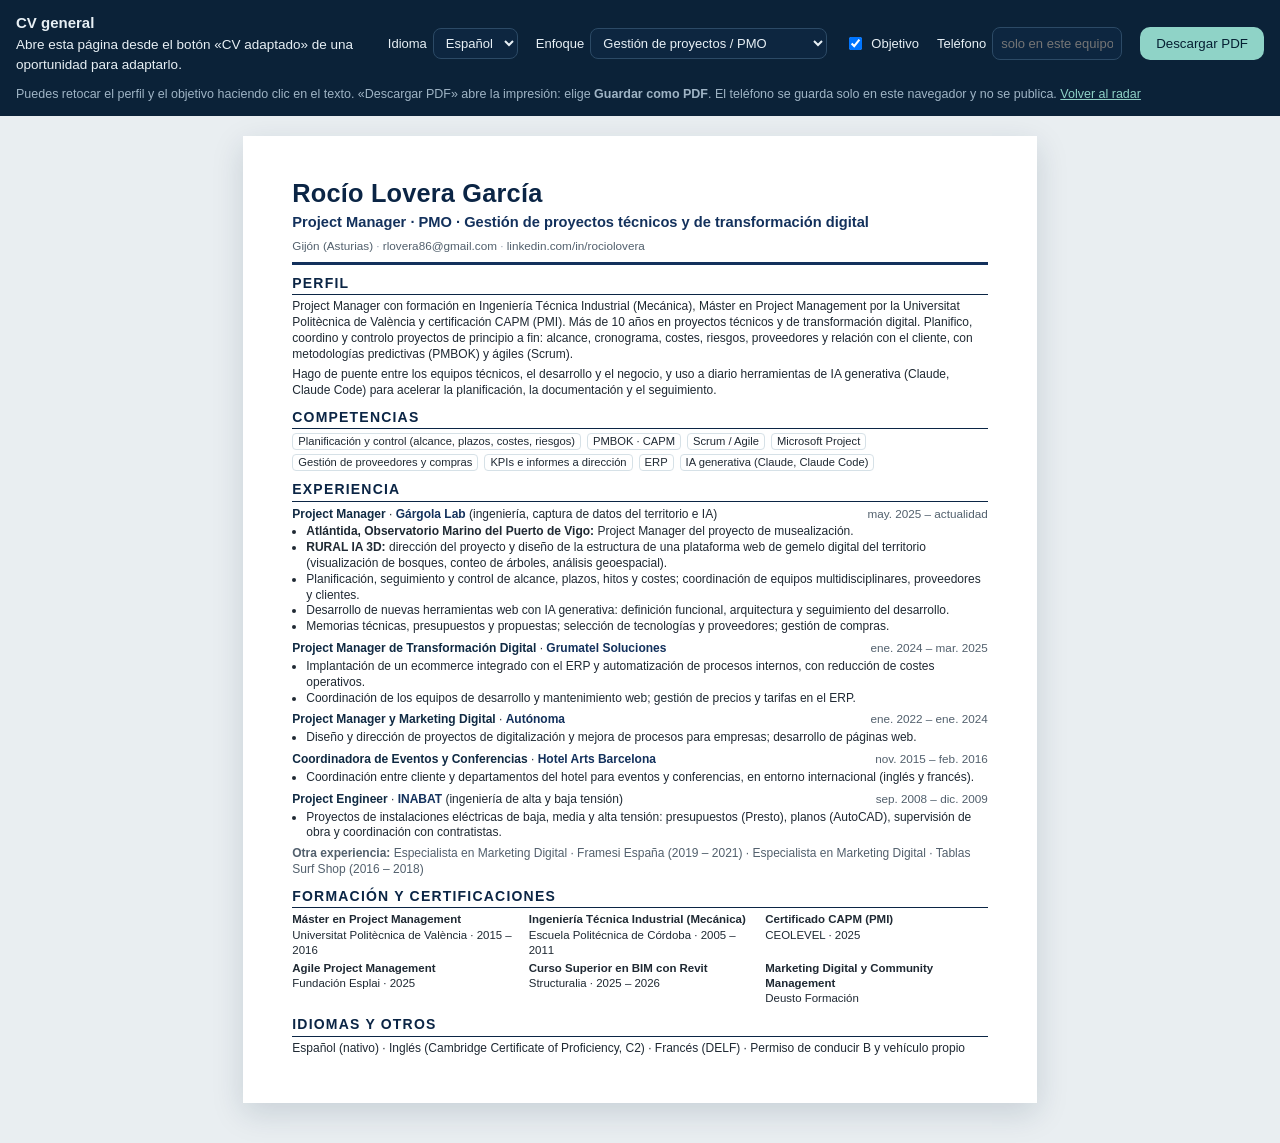
<file: docs/cv.html>
<!doctype html>
<html lang="es">
<head>
<meta charset="utf-8">
<meta name="viewport" content="width=device-width, initial-scale=1">
<title>CV adaptado · Rocío Lovera</title>
<meta name="robots" content="noindex">
<link rel="icon" type="image/png" sizes="32x32" href="iconos/favicon-32.png">
<style>
  :root { --tinta: #0b2545; --tinta2: #13315c; --texto: #1f2933; --gris: #52606d; --linea: #d6e1e7; --acento: #1d7c72; --fondo: #e9eef1; }
  * { box-sizing: border-box; }
  body { margin: 0; background: var(--fondo); color: var(--texto); font: 15px/1.5 "Segoe UI", Calibri, Arial, sans-serif; }
  .barra { position: sticky; top: 0; z-index: 2; background: #0b2238; color: #e8f0f5; padding: 12px 16px; display: flex; flex-wrap: wrap; gap: 10px 18px; align-items: center; }
  .barra a { color: #8fd3c7; }
  .barra .oferta { flex: 1 1 260px; min-width: 0; font-size: 13.5px; }
  .barra .oferta b { display: block; font-size: 15px; white-space: nowrap; overflow: hidden; text-overflow: ellipsis; }
  .barra label { font-size: 13px; display: flex; gap: 6px; align-items: center; }
  .barra select, .barra input[type=tel] { font: inherit; font-size: 13px; padding: 6px 8px; border-radius: 8px; border: 1px solid #2c4a66; background: #0d2640; color: #e8f0f5; }
  .barra input[type=tel] { width: 130px; }
  .boton { font: 600 14px inherit; font-family: inherit; background: #8fd3c7; color: #062033; border: 0; border-radius: 10px; padding: 9px 16px; cursor: pointer; }
  .ayuda { width: 100%; font-size: 12.5px; color: #9fb4c5; margin: 0; }
  .hoja { width: min(210mm, calc(100vw - 24px)); margin: 20px auto 40px; background: #fff; padding: 11mm 13mm; box-shadow: 0 10px 30px rgba(12, 39, 64, .15); font-size: 9pt; line-height: 1.32; }
  h1 { font-size: 19pt; margin: 0; letter-spacing: .2px; color: var(--tinta); }
  .titular { font-size: 11pt; color: var(--tinta2); font-weight: 600; margin: 2px 0 6px; }
  .contacto { font-size: 8.8pt; color: var(--gris); }
  .contacto span + span::before { content: " · "; color: #9aa5b1; }
  .cabecera { border-bottom: 3px solid var(--tinta2); padding-bottom: 8px; }
  h2 { font-size: 10.5pt; text-transform: uppercase; letter-spacing: 1.2px; color: var(--tinta); border-bottom: 1.5px solid var(--tinta); padding-bottom: 2px; margin: 9px 0 4px; }
  p { margin: 0 0 5px; }
  .objetivo { background: #eef6f5; border-left: 3px solid var(--acento); padding: 3px 8px; margin: 6px 0 0; }
  [contenteditable]:hover { outline: 1px dashed #9fb4c5; outline-offset: 2px; }
  .trabajo { margin-bottom: 5px; break-inside: avoid; }
  .trabajo-cab { display: flex; justify-content: space-between; align-items: baseline; gap: 10px; }
  .puesto { font-weight: 700; color: #102a43; }
  .empresa { color: var(--tinta2); font-weight: 600; }
  .fechas { color: var(--gris); font-size: 8.8pt; white-space: nowrap; }
  ul { margin: 2px 0 0; padding-left: 14px; }
  li { margin: 0; }
  .otra { color: var(--gris); }
  .rejilla { display: grid; grid-template-columns: 1fr 1fr 1fr; gap: 3px 14px; font-size: 8.6pt; }
  .edu { break-inside: avoid; }
  .chips { display: flex; flex-wrap: wrap; gap: 4px 6px; }
  .chips span { border: 1px solid var(--linea); border-radius: 4px; padding: 0 5px; font-size: 8.4pt; }
  .chips span.clave { border-color: var(--acento); color: #0f5a52; }
  @media (max-width: 640px) { .hoja { padding: 18px; font-size: 10pt; } .rejilla { grid-template-columns: 1fr; } .trabajo-cab { flex-direction: column; gap: 0; } }
  @page { size: A4; margin: 11mm 13mm; }
  @media print {
    body { background: #fff; }
    .barra { display: none; }
    .hoja { width: auto; margin: 0; padding: 0; box-shadow: none; }
    [contenteditable]:hover { outline: 0; }
    .chips span.clave { color: inherit; border-color: var(--linea); }
  }
</style>
</head>
<body>
<div class="barra">
  <div class="oferta" id="oferta"><b>CV adaptado</b><span>Cargando la oferta…</span></div>
  <label>Idioma <select id="idioma"><option value="es">Español</option><option value="en">English</option></select></label>
  <label>Enfoque <select id="tema"></select></label>
  <label><input type="checkbox" id="con-objetivo" checked> Objetivo</label>
  <label>Teléfono <input type="tel" id="telefono" placeholder="solo en este equipo" autocomplete="tel"></label>
  <button class="boton" type="button" id="pdf">Descargar PDF</button>
  <p class="ayuda">Puedes retocar el perfil y el objetivo haciendo clic en el texto. «Descargar PDF» abre la impresión: elige <b>Guardar como PDF</b>. El teléfono se guarda solo en este navegador y no se publica. <a href="./">Volver al radar</a></p>
</div>
<main class="hoja" id="hoja"></main>
<script src="cv-datos.js?v=4"></script>
<script src="cv-datos-en.js?v=1"></script>
<script src="usuario.js?v=2"></script>
<script src="cv.js?v=12"></script>
</body>
</html>
</file>
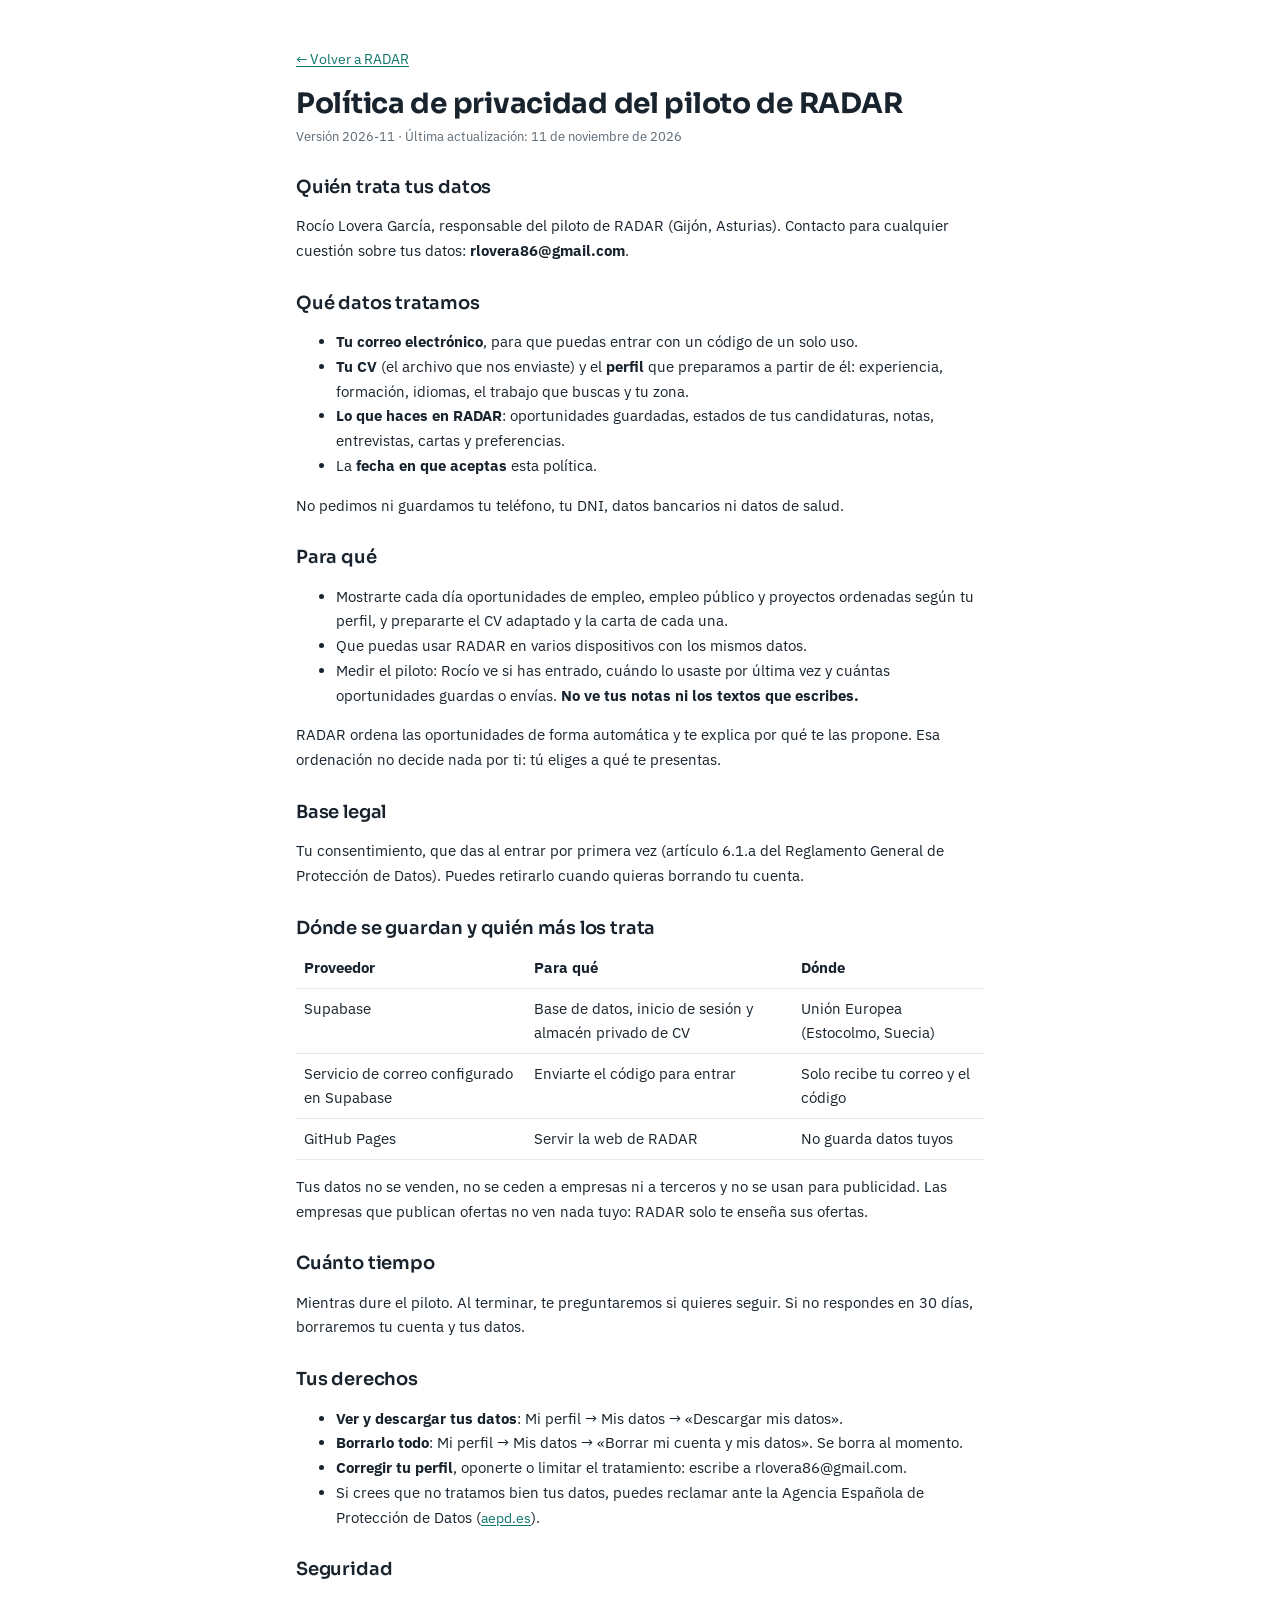
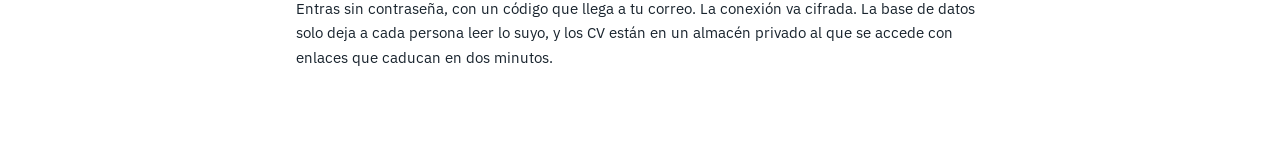
<file: docs/privacidad.html>
<!doctype html>
<html lang="es">
<head>
<meta charset="utf-8">
<meta name="viewport" content="width=device-width, initial-scale=1, viewport-fit=cover">
<title>Privacidad · RADAR</title>
<meta name="robots" content="noindex">
<link rel="icon" type="image/png" sizes="32x32" href="iconos/favicon-32.png">
<link rel="stylesheet" href="https://fonts.googleapis.com/css2?family=Sora:wght@600;700&family=IBM+Plex+Sans:wght@400;600&display=swap">
<link rel="stylesheet" href="styles.css?v=56">
<style>
  .legal { max-width: 720px; margin: 0 auto; padding: 32px max(16px, env(safe-area-inset-right, 0px)) 64px max(16px, env(safe-area-inset-left, 0px)); line-height: 1.65; }
  .legal h1 { font: 700 28px/1.2 var(--display); margin: 0 0 6px; }
  .legal h2 { font: 600 18px/1.3 var(--display); margin: 28px 0 8px; }
  .legal p, .legal li { color: var(--ink); }
  .legal .nota { color: var(--muted); }
  .legal table { border-collapse: collapse; width: 100%; font-size: 14.5px; }
  .legal th, .legal td { text-align: left; vertical-align: top; padding: 8px; border-bottom: 1px solid var(--line); }
  .legal .tabla { overflow-x: auto; }
</style>
</head>
<body>
<main class="legal">
  <p><a class="enlace" href="./">← Volver a RADAR</a></p>
  <h1>Política de privacidad del piloto de RADAR</h1>
  <p class="nota">Versión 2026-11 · Última actualización: 11 de noviembre de 2026</p>

  <h2>Quién trata tus datos</h2>
  <p>Rocío Lovera García, responsable del piloto de RADAR (Gijón, Asturias). Contacto para cualquier cuestión sobre tus datos: <b>rlovera86@gmail.com</b>.</p>

  <h2>Qué datos tratamos</h2>
  <ul>
    <li><b>Tu correo electrónico</b>, para que puedas entrar con un código de un solo uso.</li>
    <li><b>Tu CV</b> (el archivo que nos enviaste) y el <b>perfil</b> que preparamos a partir de él: experiencia, formación, idiomas, el trabajo que buscas y tu zona.</li>
    <li><b>Lo que haces en RADAR</b>: oportunidades guardadas, estados de tus candidaturas, notas, entrevistas, cartas y preferencias.</li>
    <li>La <b>fecha en que aceptas</b> esta política.</li>
  </ul>
  <p>No pedimos ni guardamos tu teléfono, tu DNI, datos bancarios ni datos de salud.</p>

  <h2>Para qué</h2>
  <ul>
    <li>Mostrarte cada día oportunidades de empleo, empleo público y proyectos ordenadas según tu perfil, y prepararte el CV adaptado y la carta de cada una.</li>
    <li>Que puedas usar RADAR en varios dispositivos con los mismos datos.</li>
    <li>Medir el piloto: Rocío ve si has entrado, cuándo lo usaste por última vez y cuántas oportunidades guardas o envías. <b>No ve tus notas ni los textos que escribes.</b></li>
  </ul>
  <p>RADAR ordena las oportunidades de forma automática y te explica por qué te las propone. Esa ordenación no decide nada por ti: tú eliges a qué te presentas.</p>

  <h2>Base legal</h2>
  <p>Tu consentimiento, que das al entrar por primera vez (artículo 6.1.a del Reglamento General de Protección de Datos). Puedes retirarlo cuando quieras borrando tu cuenta.</p>

  <h2>Dónde se guardan y quién más los trata</h2>
  <div class="tabla"><table>
    <tr><th>Proveedor</th><th>Para qué</th><th>Dónde</th></tr>
    <tr><td>Supabase</td><td>Base de datos, inicio de sesión y almacén privado de CV</td><td>Unión Europea (Estocolmo, Suecia)</td></tr>
    <tr><td>Servicio de correo configurado en Supabase</td><td>Enviarte el código para entrar</td><td>Solo recibe tu correo y el código</td></tr>
    <tr><td>GitHub Pages</td><td>Servir la web de RADAR</td><td>No guarda datos tuyos</td></tr>
  </table></div>
  <p>Tus datos no se venden, no se ceden a empresas ni a terceros y no se usan para publicidad. Las empresas que publican ofertas no ven nada tuyo: RADAR solo te enseña sus ofertas.</p>

  <h2>Cuánto tiempo</h2>
  <p>Mientras dure el piloto. Al terminar, te preguntaremos si quieres seguir. Si no respondes en 30 días, borraremos tu cuenta y tus datos.</p>

  <h2>Tus derechos</h2>
  <ul>
    <li><b>Ver y descargar tus datos</b>: Mi perfil → Mis datos → «Descargar mis datos».</li>
    <li><b>Borrarlo todo</b>: Mi perfil → Mis datos → «Borrar mi cuenta y mis datos». Se borra al momento.</li>
    <li><b>Corregir tu perfil</b>, oponerte o limitar el tratamiento: escribe a rlovera86@gmail.com.</li>
    <li>Si crees que no tratamos bien tus datos, puedes reclamar ante la Agencia Española de Protección de Datos (<a class="enlace" href="https://www.aepd.es" target="_blank" rel="noopener">aepd.es</a>).</li>
  </ul>

  <h2>Seguridad</h2>
  <p>Entras sin contraseña, con un código que llega a tu correo. La conexión va cifrada. La base de datos solo deja a cada persona leer lo suyo, y los CV están en un almacén privado al que se accede con enlaces que caducan en dos minutos.</p>
</main>
</body>
</html>
</file>
<file: docs/styles.css>
/* RADAR · exploración de oportunidades. Claro y sobrio; el verde azulado marca lo accionable. */
:root {
  --bg: #ffffff; --soft: #f5f7f8; --surface: #ffffff; --ink: #18232d; --muted: #5d6a75; --faint: #8a96a0;
  --line: #e4e8eb; --line2: #d3d9de;
  --accent: #0f766e; --accent-ink: #ffffff; --accent-soft: #e5f3f1;
  --c-oferta: #0f766e; --c-publico: #6b5bd2; --c-licitacion: #b8651a; --c-adjudicacion: #2b6cb0; --c-empresa: #9a4a8f;
  --ok: #0f766e; --warn: #a15c07; --bad: #b42318;
  --shadow: 0 1px 2px rgba(16, 24, 32, .05), 0 6px 18px rgba(16, 24, 32, .06);
  --shadow-h: 0 2px 4px rgba(16, 24, 32, .06), 0 14px 30px rgba(16, 24, 32, .10);
  --display: "Sora", "Segoe UI", system-ui, sans-serif;
  --body: "IBM Plex Sans", "Segoe UI", system-ui, sans-serif;
  --mono: "IBM Plex Mono", ui-monospace, "Cascadia Mono", monospace;
  --r: 14px;
  color-scheme: light;
}
@media (prefers-color-scheme: dark) {
  :root:not([data-theme="light"]) {
    --bg: #0f151a; --soft: #141c22; --surface: #172028; --ink: #e7edf1; --muted: #9eabb5; --faint: #7a8792;
    --line: #25313a; --line2: #2f3d47; --accent: #5cc9b8; --accent-ink: #062521; --accent-soft: #15322e;
    --c-oferta: #4fb8a8; --c-publico: #9d90ec; --c-licitacion: #e0a15b; --c-adjudicacion: #6aa6e6; --c-empresa: #d08cc4;
    --ok: #5cc9b8; --warn: #e6b35f; --bad: #f08a80;
    --shadow: 0 1px 2px rgba(0, 0, 0, .3), 0 8px 22px rgba(0, 0, 0, .25); --shadow-h: 0 2px 6px rgba(0, 0, 0, .35), 0 16px 34px rgba(0, 0, 0, .35);
    color-scheme: dark;
  }
}
:root[data-theme="dark"] {
  --bg: #0f151a; --soft: #141c22; --surface: #172028; --ink: #e7edf1; --muted: #9eabb5; --faint: #7a8792;
  --line: #25313a; --line2: #2f3d47; --accent: #5cc9b8; --accent-ink: #062521; --accent-soft: #15322e;
  --c-oferta: #4fb8a8; --c-publico: #9d90ec; --c-licitacion: #e0a15b; --c-adjudicacion: #6aa6e6; --c-empresa: #d08cc4;
  --ok: #5cc9b8; --warn: #e6b35f; --bad: #f08a80;
  --shadow: 0 1px 2px rgba(0, 0, 0, .3), 0 8px 22px rgba(0, 0, 0, .25); --shadow-h: 0 2px 6px rgba(0, 0, 0, .35), 0 16px 34px rgba(0, 0, 0, .35);
  color-scheme: dark;
}

* { box-sizing: border-box; }
[hidden] { display: none !important; }
html { -webkit-text-size-adjust: 100%; scroll-padding-top: 80px; }
body { margin: 0; background: var(--bg); color: var(--ink); font: 400 15px/1.5 var(--body); }
.wrap { max-width: 1280px; margin: 0 auto; padding-left: max(16px, env(safe-area-inset-left, 0px)); padding-right: max(16px, env(safe-area-inset-right, 0px)); }
a { color: inherit; }
button, input, select { font: inherit; color: inherit; }
:focus-visible { outline: 2px solid var(--accent); outline-offset: 2px; border-radius: 8px; }
h1, h2, h3 { font-family: var(--display); letter-spacing: -.01em; }

/* Barra superior */
.barra { position: sticky; top: 0; z-index: 20; background: color-mix(in srgb, var(--bg) 92%, transparent); backdrop-filter: blur(10px); border-bottom: 1px solid var(--line); }
.barra-in { display: flex; align-items: center; gap: 12px 28px; min-height: 64px; flex-wrap: wrap; }
.marca { display: inline-flex; align-items: center; gap: 8px; color: var(--accent); text-decoration: none; font: 700 18px var(--display); letter-spacing: .08em; }
.marca svg { width: 28px; height: 28px; }
.marca span { color: var(--ink); }
.nav { display: flex; gap: 2px; flex: 1 1 auto; overflow-x: auto; scrollbar-width: none; }
.nav::-webkit-scrollbar { display: none; }
.nav a { text-decoration: none; color: var(--muted); padding: 8px 12px; border-radius: 999px; white-space: nowrap; font-weight: 500; font-size: 14.5px; }
.nav a:hover { background: var(--soft); color: var(--ink); }
.nav a.on { color: var(--ink); background: var(--soft); box-shadow: inset 0 -2px 0 var(--accent); }
.contador { display: inline-grid; place-items: center; min-width: 18px; height: 18px; padding: 0 5px; border-radius: 9px; background: var(--accent); color: var(--accent-ink); font: 600 11px var(--mono); }
.contador:empty { display: none; }
.actualizado { margin: 0; font: 400 12.5px var(--mono); color: var(--faint); white-space: nowrap; }
@media (max-width: 820px) { .barra-in { padding-block: 8px; gap: 6px 12px; } .nav { order: 3; flex-basis: 100%; } .actualizado { margin-left: auto; } }

/* Buscador */
.buscador-zona { padding-block: 28px 8px; background: linear-gradient(180deg, var(--soft), var(--bg)); }
.lema { font-size: clamp(22px, 3.2vw, 32px); font-weight: 600; margin: 0 0 18px; text-align: center; text-wrap: balance; }
body:not([data-vista="explorar"]) .lema { display: none; }
.buscador { display: grid; grid-template-columns: minmax(0, 2fr) repeat(3, minmax(0, 1fr)) auto; align-items: stretch; max-width: 1040px; margin: 0 auto; background: var(--surface); border: 1px solid var(--line2); border-radius: 999px; box-shadow: var(--shadow); padding: 6px; }
.campo-b { display: flex; flex-direction: column; justify-content: center; padding: 6px 18px; border-radius: 999px; min-width: 0; cursor: text; position: relative; }
.campo-b + .campo-b::before { content: ""; position: absolute; left: 0; top: 22%; bottom: 22%; width: 1px; background: var(--line); }
.campo-b:hover { background: var(--soft); }
.campo-b span { font: 600 12px var(--body); color: var(--ink); }
.campo-b input, .campo-b select { border: 0; background: transparent; padding: 2px 0 0; font-size: 14px; color: var(--muted); outline: none; min-width: 0; width: 100%; text-overflow: ellipsis; }
.campo-b:focus-within { background: var(--soft); box-shadow: 0 0 0 2px var(--accent) inset; }
.buscar { display: inline-flex; align-items: center; gap: 8px; border: 0; border-radius: 999px; background: var(--accent); color: var(--accent-ink); padding: 0 20px; font-weight: 600; cursor: pointer; min-height: 48px; }
.buscar svg { width: 18px; height: 18px; }
@media (max-width: 900px) {
  .buscador { grid-template-columns: 1fr 1fr; border-radius: 22px; gap: 2px; }
  .campo-b { border-radius: 14px; padding: 8px 14px; }
  .campo-b.ancho { grid-column: 1 / -1; }
  .campo-b + .campo-b::before { display: none; }
  .buscar { grid-column: 1 / -1; justify-content: center; border-radius: 14px; }
}

.rapidos { display: flex; gap: 8px; flex-wrap: wrap; justify-content: center; margin: 18px auto 0; max-width: 1040px; }
.chip { border: 1px solid var(--line2); background: var(--surface); border-radius: 999px; padding: 7px 14px; cursor: pointer; font-size: 13.5px; display: inline-flex; align-items: center; gap: 6px; transition: border-color .15s, background .15s; }
.chip:hover { border-color: var(--ink); }
.chip.on { background: var(--ink); color: var(--bg); border-color: var(--ink); }
.chip.mas svg { width: 16px; height: 16px; }
.chip.suave { background: var(--accent-soft); border-color: transparent; }
.activos { max-width: 1040px; margin: 12px auto 0; display: grid; gap: 8px; }
.activos-fila, .busq { display: flex; flex-wrap: wrap; gap: 6px 8px; align-items: center; justify-content: center; }
.busq .etq { font: 500 11px var(--mono); text-transform: uppercase; letter-spacing: .08em; color: var(--faint); }
.busq-i { display: inline-flex; align-items: center; }
.chip-x { border: 0; background: transparent; color: var(--faint); cursor: pointer; padding: 4px; }
.tag-activo { border: 0; background: var(--accent-soft); color: var(--ink); border-radius: 999px; padding: 5px 12px; font-size: 13px; cursor: pointer; }
.tag-activo:hover { background: color-mix(in srgb, var(--accent) 22%, transparent); }
.enlace { border: 0; background: none; padding: 0; color: var(--accent); text-decoration: underline; text-underline-offset: 2px; cursor: pointer; font-size: 13.5px; }

/* Resultados */
.resultados { padding-block: 22px 40px; }
.res-cab { display: flex; flex-wrap: wrap; align-items: flex-end; justify-content: space-between; gap: 12px 20px; }
.res-cab h2 { font-size: 22px; margin: 0; }
.res-n { margin: 2px 0 0; color: var(--muted); font-size: 13.5px; }
.res-ctl { display: flex; gap: 10px; align-items: center; flex-wrap: wrap; }
.orden { font-size: 13px; color: var(--muted); display: flex; align-items: center; gap: 6px; }
.orden select { border: 1px solid var(--line2); background: var(--surface); border-radius: 10px; padding: 6px 8px; color: var(--ink); }
.vista-btns { display: inline-flex; border: 1px solid var(--line2); border-radius: 10px; overflow: hidden; }
.vista-btns button { border: 0; background: var(--surface); padding: 7px 12px; cursor: pointer; font-size: 13px; color: var(--muted); }
.vista-btns button.on { background: var(--ink); color: var(--bg); }
.intro { color: var(--muted); margin: 10px 0 16px; max-width: 80ch; font-size: 14px; }
.vacio { grid-column: 1 / -1; padding: 40px 16px; text-align: center; color: var(--muted); display: grid; gap: 12px; justify-items: center; }

.mejores { margin: 0 0 26px; }
.mejores h3 { font-size: 17px; margin: 0 0 4px; }
.mejores > p { margin: 0 0 12px; color: var(--muted); font-size: 13.5px; }

.rejilla { display: grid; grid-template-columns: repeat(auto-fill, minmax(268px, 1fr)); gap: 22px 18px; }
@media (max-width: 560px) { .rejilla { grid-template-columns: 1fr; } }

/* Tarjeta */
.tarjeta { display: flex; flex-direction: column; background: var(--surface); border-radius: var(--r); cursor: pointer; outline-offset: 4px; transition: transform .18s, box-shadow .18s; min-width: 0; }
.tarjeta:hover { transform: translateY(-2px); }
.tarjeta:hover .visual { box-shadow: var(--shadow-h); }
.tarjeta.descartada { opacity: .55; }
.visual { --c: var(--c-oferta); position: relative; aspect-ratio: 16 / 9; border-radius: var(--r); overflow: hidden; box-shadow: var(--shadow);
  background:
    repeating-radial-gradient(circle at var(--x, 70%) var(--y, 40%), transparent 0 calc(var(--r, 26px) - 1px), color-mix(in srgb, #fff 26%, transparent) calc(var(--r, 26px) - 1px) var(--r, 26px)),
    radial-gradient(circle at var(--x, 70%) var(--y, 40%), color-mix(in srgb, var(--c) 55%, #fff) 0%, var(--c) 55%, color-mix(in srgb, var(--c) 70%, #000) 100%); }
.t-oferta { --c: var(--c-oferta); } .t-publico { --c: var(--c-publico); } .t-licitacion { --c: var(--c-licitacion); } .t-adjudicacion { --c: var(--c-adjudicacion); } .t-empresa { --c: var(--c-empresa); }
.tipo-badge { position: absolute; left: 10px; top: 10px; background: rgba(255, 255, 255, .94); color: #18232d; border-radius: 999px; padding: 3px 10px; font: 600 12px var(--body); }
.ini { position: absolute; left: 14px; bottom: 10px; font: 700 34px/1 var(--display); color: rgba(255, 255, 255, .92); letter-spacing: .02em; text-shadow: 0 1px 8px rgba(0, 0, 0, .18); }
.ini.grande { font-size: 52px; }
.fav { position: absolute; right: 8px; top: 6px; width: 38px; height: 38px; border: 0; background: transparent; cursor: pointer; display: grid; place-items: center; }
.fav svg { width: 26px; height: 26px; fill: rgba(0, 0, 0, .28); stroke: #fff; stroke-width: 2; transition: transform .15s; }
.fav:hover svg { transform: scale(1.1); }
.fav.on svg { fill: #e0475b; }
.cuerpo { padding: 10px 2px 0; display: flex; flex-direction: column; gap: 3px; min-width: 0; }
.cuerpo h3 { font: 600 15.5px/1.3 var(--display); margin: 0; display: -webkit-box; -webkit-line-clamp: 2; -webkit-box-orient: vertical; overflow: hidden; }
.org { margin: 0; font-weight: 500; font-size: 14px; white-space: nowrap; overflow: hidden; text-overflow: ellipsis; }
.lugar, .extra { margin: 0; color: var(--muted); font-size: 13.5px; white-space: nowrap; overflow: hidden; text-overflow: ellipsis; }
.razones { list-style: none; margin: 4px 0 0; padding: 0; display: grid; gap: 1px; font-size: 13px; color: var(--muted); }
.razones li::before { content: "✓ "; color: var(--ok); font-weight: 600; }
.pie-t { display: flex; align-items: center; gap: 6px 10px; flex-wrap: wrap; margin-top: 6px; font-size: 12.5px; color: var(--muted); }
.nota-encaje { display: inline-flex; align-items: baseline; gap: 4px; color: var(--ink); }
.nota-encaje b { font: 600 15px var(--display); }
.nota-encaje.alta b { color: var(--ok); } .nota-encaje.media b { color: var(--warn); } .nota-encaje.baja b { color: var(--faint); }
.conf::before { content: ""; display: inline-block; width: 7px; height: 7px; border-radius: 50%; margin-right: 5px; vertical-align: 1px; background: var(--faint); }
.conf-alta::before { background: var(--ok); } .conf-media::before { background: var(--warn); } .conf-baja::before { background: var(--bad); }
.fresco.urge { color: var(--warn); font-weight: 600; }
.naturaleza { font-size: 12px; color: var(--muted); }
.naturaleza.potencial { color: var(--c-adjudicacion); }
.estado-chip { align-self: flex-start; margin-top: 6px; font: 500 12px var(--body); border-radius: 6px; padding: 2px 8px; background: var(--soft); border: 1px solid var(--line); }
.e-enviada, .e-respuesta, .e-entrevista { background: var(--accent-soft); border-color: transparent; }
.e-interes { background: color-mix(in srgb, #e0475b 12%, transparent); border-color: transparent; }
.acc-t { display: flex; gap: 6px; margin-top: 8px; }
.acc-t button { border: 1px solid var(--line2); background: var(--surface); border-radius: 999px; padding: 5px 11px; font-size: 12.5px; cursor: pointer; }
.acc-t button:hover { border-color: var(--ink); }
.acc-t button.on { background: var(--ink); color: var(--bg); border-color: var(--ink); }
.esqueleto { aspect-ratio: 16 / 13; border-radius: var(--r); background: linear-gradient(90deg, var(--soft), var(--line), var(--soft)); background-size: 200% 100%; animation: brillo 1.4s infinite; }
@keyframes brillo { to { background-position: -200% 0; } }

.senales { list-style: none; margin: 6px 0 0; padding: 0; display: grid; gap: 4px; font-size: 13px; }
.senales li { padding-left: 18px; position: relative; }
.senales li::before { position: absolute; left: 0; font-weight: 700; }
.senales .hecho::before { content: "●"; color: var(--ok); }
.senales .inferido::before { content: "◐"; color: var(--warn); }
.senales .desconocido::before { content: "○"; color: var(--faint); }
.senales.grande { font-size: 14px; gap: 6px; }
.hipotesis { margin: 8px 0 0; font-size: 12.5px; color: var(--warn); font-style: italic; }

/* Mapa */
.vista-mapa { display: grid; grid-template-columns: minmax(0, 1.6fr) minmax(280px, 1fr); gap: 18px; }
@media (max-width: 900px) { .vista-mapa { grid-template-columns: minmax(0, 1fr); } }
.mapa { height: min(72vh, 680px); min-height: 380px; border-radius: var(--r); border: 1px solid var(--line); overflow: hidden; background: var(--soft); }
.mapa-lado { display: flex; flex-direction: column; gap: 10px; min-width: 0; }
.leyenda { display: flex; flex-wrap: wrap; gap: 6px 14px; font-size: 13px; color: var(--muted); }
.ley i { display: inline-block; width: 10px; height: 10px; border-radius: 50%; margin-right: 6px; vertical-align: 0; }
.mini-lista { list-style: none; margin: 0; padding: 0; display: grid; gap: 6px; max-height: min(64vh, 620px); overflow: auto; }
.mini-lista .mini { width: 100%; text-align: left; display: grid; grid-template-columns: 34px minmax(0, 1fr); gap: 0 10px; border: 1px solid var(--line); background: var(--surface); border-radius: 12px; padding: 8px 10px; cursor: pointer; }
.mini-lista .mini:hover { border-color: var(--ink); }
.mini-lista .mini b { grid-row: span 2; font: 600 15px var(--display); color: var(--accent); align-self: center; }
.mini-t { font-weight: 500; font-size: 13.5px; white-space: nowrap; overflow: hidden; text-overflow: ellipsis; }
.mini-lista .mini small { color: var(--muted); font-size: 12px; white-space: nowrap; overflow: hidden; text-overflow: ellipsis; }
.nota { color: var(--muted); font-size: 13px; margin: 0; }
.pin span { display: grid; place-items: center; border-radius: 50%; color: #fff; font: 600 12px var(--body); border: 2px solid #fff; box-shadow: 0 2px 8px rgba(0, 0, 0, .35); }
.leaflet-popup-content { margin: 12px 14px; font: 13px/1.4 var(--body); }
.pop-lugar { font: 600 14px var(--display); margin: 0 0 8px !important; }
.pop ul { list-style: none; margin: 0; padding: 0; display: grid; gap: 6px; max-height: 260px; overflow: auto; }
.pop li { display: flex; gap: 8px; align-items: baseline; }
.pop li button { border: 0; background: none; padding: 0; text-align: left; color: #1d5f8a; text-decoration: underline; cursor: pointer; font: inherit; }
.pop-chip { flex-shrink: 0; color: #fff; border-radius: 6px; padding: 0 6px; font: 600 11px var(--mono); }

/* Diálogos */
dialog { border: 0; padding: 0; background: var(--surface); color: var(--ink); box-shadow: 0 30px 80px rgba(0, 0, 0, .35); }
dialog::backdrop { background: rgba(10, 16, 22, .5); backdrop-filter: blur(2px); }
.cerrar { position: absolute; top: 12px; right: 12px; margin: 0; z-index: 3; }
.cerrar button { width: 36px; height: 36px; border-radius: 50%; border: 1px solid var(--line2); background: var(--surface); cursor: pointer; }
.panel-dialogo { width: min(560px, calc(100vw - 24px)); max-height: calc(100vh - 32px); border-radius: 18px; padding: 24px; }
.panel-dialogo.ancho { width: min(980px, calc(100vw - 24px)); }
.panel-dialogo h2 { font-size: 20px; margin: 0 0 14px; padding-right: 44px; }
.grupo-f { border-top: 1px solid var(--line); padding-block: 14px; }
.grupo-f h3 { font-size: 14px; margin: 0 0 8px; }
.opciones { display: grid; gap: 6px; }
.op { display: flex; gap: 8px; align-items: center; font-size: 14px; cursor: pointer; }
.op input { width: 18px; height: 18px; accent-color: var(--accent); }
#f-minimo { width: 70%; accent-color: var(--accent); vertical-align: middle; }
.pie-dialogo { display: flex; justify-content: space-between; gap: 10px; border-top: 1px solid var(--line); padding-top: 14px; }
@media (max-width: 640px) {
  .panel-dialogo { width: 100vw; max-width: 100vw; max-height: 88vh; margin: auto 0 0; border-radius: 18px 18px 0 0; }
}

.ficha-dialogo { width: min(1120px, calc(100vw - 24px)); max-height: calc(100vh - 32px); border-radius: 20px; overflow: auto; }
.ficha-visual { aspect-ratio: auto; height: 170px; border-radius: 0; box-shadow: none; }
.ficha-grid { display: grid; grid-template-columns: minmax(0, 1fr) 330px; gap: 32px; padding: 24px 28px 32px; align-items: start; }
@media (max-width: 860px) {
  .ficha-dialogo { width: 100vw; max-width: 100vw; height: 100%; max-height: 100vh; border-radius: 0; }
  .ficha-grid { grid-template-columns: minmax(0, 1fr); padding: 18px 16px 28px; gap: 20px; }
  .ficha-der { order: -1; position: static !important; }
}
.eyebrow { font: 500 12px var(--mono); letter-spacing: .1em; text-transform: uppercase; color: var(--accent); margin: 0 0 6px; }
.ficha-izq h2 { font-size: clamp(20px, 2.6vw, 27px); line-height: 1.2; margin: 0; }
.ficha-sub { color: var(--muted); margin: 6px 0 0; }
.ficha-res { color: var(--faint); font-size: 13px; margin: 6px 0 0; }
.ficha-izq h3 { font-size: 16px; margin: 26px 0 10px; }
.datos { width: 100%; border-collapse: collapse; font-size: 14px; }
.datos th { text-align: left; font-weight: 500; color: var(--muted); padding: 7px 12px 7px 0; vertical-align: top; width: 38%; border-bottom: 1px solid var(--line); }
.datos td { padding: 7px 0; border-bottom: 1px solid var(--line); }
.origen { display: inline-block; font: 500 11px var(--mono); border-radius: 4px; padding: 0 5px; margin-left: 4px; vertical-align: 1px; }
.o-confirmado { background: var(--accent-soft); color: var(--ok); }
.o-inferido { background: color-mix(in srgb, var(--warn) 14%, transparent); color: var(--warn); }
.o-desconocido { background: var(--soft); color: var(--faint); border: 1px dashed var(--line2); }
.desglose { display: grid; gap: 12px; }
.crit-cab { display: flex; justify-content: space-between; gap: 10px; font-size: 14px; font-weight: 500; }
.crit-v { font: 400 12.5px var(--mono); color: var(--muted); white-space: nowrap; }
.crit .barra { height: 6px; background: var(--soft); border-radius: 3px; overflow: hidden; margin-top: 5px; border: 1px solid var(--line); }
.crit .barra i { display: block; height: 100%; background: var(--accent); border-radius: 3px; }
.crit.sin .crit-cab span:first-child { color: var(--faint); }
.crit-m { margin: 4px 0 0; color: var(--muted); font-size: 13px; }
.falta { margin: 14px 0 0; font-size: 13.5px; color: var(--warn); }
.analisis { display: grid; gap: 10px; }
.analisis div { border: 1px solid var(--line); border-radius: 12px; padding: 10px 14px; }
.analisis h4 { margin: 0 0 4px; font: 600 13.5px var(--display); }
.analisis ul { margin: 0; padding-left: 18px; font-size: 13.5px; color: var(--muted); }
.cand { display: flex; justify-content: space-between; align-items: center; gap: 12px; padding: 8px 0; border-bottom: 1px dashed var(--line); }
.cand b { display: block; font-size: 14px; } .cand small { color: var(--muted); }
.fuentes { margin: 0; padding-left: 18px; font-size: 14px; display: grid; gap: 4px; }
.fuentes small { color: var(--muted); }

.ficha-der { position: sticky; top: 16px; border: 1px solid var(--line); border-radius: 16px; padding: 20px; box-shadow: var(--shadow); display: grid; gap: 12px; background: var(--surface); }
.panel-nota { display: flex; align-items: baseline; gap: 10px; }
.panel-nota b { font: 700 40px/1 var(--display); }
.panel-nota .n-alta { color: var(--ok); } .panel-nota .n-media { color: var(--warn); } .panel-nota .n-baja { color: var(--faint); }
.panel-nota span { color: var(--muted); font-size: 13.5px; }
.ficha-der .conf { margin: -4px 0 0; font-size: 13px; color: var(--muted); }
.verif { margin: 0; font-size: 13px; border-radius: 10px; padding: 8px 10px; background: var(--soft); }
.v-vacante_confirmada { background: var(--accent-soft); }
.v-proyecto_adjudicado, .v-proyecto_en_licitacion { background: color-mix(in srgb, var(--c-adjudicacion) 12%, transparent); }
.panel-acc { display: grid; gap: 8px; }
.panel-est { border-top: 1px solid var(--line); padding-top: 12px; display: grid; gap: 8px; }
.panel-est label { display: grid; gap: 4px; font-size: 13px; color: var(--muted); }
.panel-est select { border: 1px solid var(--line2); border-radius: 10px; padding: 8px; background: var(--surface); color: var(--ink); }
.historial { list-style: none; margin: 0; padding: 0; display: grid; gap: 6px; font-size: 12.5px; color: var(--muted); max-height: 160px; overflow: auto; }
.historial b { color: var(--ink); font-weight: 500; }
.historial small { display: block; }

/* Botones */
.btn { display: inline-flex; align-items: center; justify-content: center; gap: 6px; border-radius: 10px; padding: 10px 16px; font-weight: 600; font-size: 14px; text-decoration: none; cursor: pointer; border: 1px solid var(--accent); background: var(--accent); color: var(--accent-ink); text-align: center; }
.btn:hover { filter: brightness(1.06); }
.btn.grande { padding: 13px 18px; font-size: 15px; }
.btn.sec { background: var(--surface); color: var(--ink); border-color: var(--line2); font-weight: 500; }
.btn.sec:hover { border-color: var(--ink); filter: none; }
.btn.mini { padding: 6px 12px; font-size: 13px; }
.btn:disabled { opacity: .6; cursor: default; }
.acciones { display: flex; flex-wrap: wrap; gap: 8px; align-items: center; }
.ok { color: var(--ok); font-size: 13px; }

/* Diálogo de contacto */
.ap-proyecto { color: var(--muted); margin: -6px 0 18px; }
.ap-grid { display: grid; grid-template-columns: minmax(0, 1fr) minmax(0, 1.6fr); gap: 26px; }
@media (max-width: 760px) { .ap-grid { grid-template-columns: minmax(0, 1fr); } }
.panel-dialogo h3 { font: 600 14px var(--display); margin: 16px 0 8px; }
.ap-grid section > h3:first-child { margin-top: 0; }
.campo { font: 500 11px/1 var(--mono); letter-spacing: .1em; text-transform: uppercase; color: var(--muted); margin: 12px 0 6px; }
.dato { font: 500 15px var(--mono); word-break: break-word; margin: 0; }
.aviso { color: var(--warn); font-size: 13.5px; margin: 0; }
.asunto { margin: 0; font-weight: 500; }
.panel-dialogo pre { white-space: pre-wrap; font: 400 14px/1.6 var(--body); margin: 0 0 14px; padding: 14px 16px; background: var(--soft); border: 1px solid var(--line); border-radius: 12px; max-height: 300px; overflow: auto; }
.pasos { margin: 0; padding-left: 1.2em; color: var(--muted); font-size: 13.5px; display: grid; gap: 4px; }

/* Atajos a portales */
.atajos { display: flex; flex-wrap: wrap; gap: 6px; align-items: center; margin: -4px 0 18px; }
.atajos .etq { font: 500 11px var(--mono); text-transform: uppercase; letter-spacing: .08em; color: var(--faint); margin-right: 4px; }

.pie { color: var(--muted); font-size: 13px; padding-block: 24px 40px; border-top: 1px solid var(--line); }
.pie-acc { display: flex; gap: 8px; align-items: center; }

@media (prefers-reduced-motion: reduce) { .tarjeta, .fav svg { transition: none; } .esqueleto { animation: none; } }

/* Descripción y propuesta de valor */
.descripcion { margin: 0 0 6px; font-size: 14.5px; line-height: 1.6; }
.propuesta { margin-top: 26px; border: 1px solid var(--line); border-radius: 16px; padding: 16px 18px; background: var(--soft); }
.prop-cab { display: flex; justify-content: space-between; align-items: baseline; gap: 10px; flex-wrap: wrap; }
.prop-cab h3 { margin: 0 !important; }
.prop-estado { font: 500 12px var(--mono); border-radius: 6px; padding: 2px 8px; }
.prop-estado.ok { background: var(--accent-soft); color: var(--ok); }
.prop-estado.pend { background: color-mix(in srgb, var(--warn) 14%, transparent); color: var(--warn); }
.propuesta > .nota { margin: 6px 0 12px; }
.prop-resumen { margin: 0 0 10px; font-size: 14px; }
.prop-b h4 { margin: 10px 0 4px; font: 600 13.5px var(--display); }
.prop-b ul { margin: 0; padding-left: 18px; font-size: 14px; display: grid; gap: 3px; }
.cita { display: inline-block; font: 500 11px var(--mono); color: var(--muted); background: var(--surface); border: 1px solid var(--line); border-radius: 4px; padding: 0 5px; cursor: help; }
.prop-pre { white-space: pre-wrap; font: 400 14px/1.55 var(--body); margin: 0; }
.prop-texto { width: 100%; border: 1px solid var(--line2); border-radius: 12px; padding: 12px; font: 400 14px/1.5 var(--body); background: var(--surface); color: var(--ink); resize: vertical; }
.propuesta .acciones { margin-top: 12px; }

/* Guardados, colecciones y candidaturas */
.guardados { grid-column: 1 / -1; display: grid; grid-template-columns: minmax(0, 1fr) minmax(0, 1.4fr); gap: 22px; align-items: start; }
@media (max-width: 900px) { .guardados { grid-template-columns: minmax(0, 1fr); } }
.guardados > section { border: 1px solid var(--line); border-radius: 16px; padding: 16px 18px; background: var(--surface); }
.guardados h3 { margin: 0 0 12px; font-size: 16px; }
.guardados h4 { margin: 16px 0 6px; font: 600 13.5px var(--display); }
.indicadores { grid-row: span 2; }
.embudo { list-style: none; margin: 0; padding: 0; display: grid; gap: 8px; }
.embudo li { display: grid; grid-template-columns: minmax(0, 1.2fr) minmax(0, 1fr) 36px; gap: 10px; align-items: center; font-size: 13.5px; }
.emb-b { height: 8px; background: var(--soft); border-radius: 4px; overflow: hidden; }
.emb-b i { display: block; height: 100%; background: var(--accent); border-radius: 4px; }
.embudo b { text-align: right; font: 600 14px var(--display); }
.canales { width: 100%; border-collapse: collapse; font-size: 13.5px; }
.canales th, .canales td { text-align: left; padding: 5px 6px; border-bottom: 1px solid var(--line); }
.cols-cab { display: flex; justify-content: space-between; align-items: center; gap: 10px; }
.cols-cab h3 { margin: 0 !important; }
.chips-col { display: flex; flex-wrap: wrap; gap: 6px; margin: 12px 0 8px; }
.col-gest { margin-bottom: 6px; }
.lista-g { list-style: none; margin: 0; padding: 0; display: grid; }
.fila-g { display: flex; justify-content: space-between; gap: 12px; padding: 10px 0; border-bottom: 1px solid var(--line); }
.fila-g:last-child { border-bottom: 0; }
.fila-g-t { display: grid; gap: 2px; min-width: 0; }
.titulo-g { font-weight: 500; font-size: 14px; text-align: left; text-decoration: none; color: var(--ink) !important; }
.titulo-g:hover { text-decoration: underline; }
.fila-g small { color: var(--muted); font-size: 12.5px; }
.aviso-g { color: var(--warn) !important; }
.paso-g { color: var(--ink) !important; }
.paso-g.urge { color: var(--warn) !important; font-weight: 500; }
.fila-g-c { display: flex; flex-direction: column; align-items: flex-end; gap: 4px; flex-shrink: 0; }
.fila-g-c select { border: 1px solid var(--line2); border-radius: 8px; padding: 4px 6px; background: var(--surface); color: var(--ink); font-size: 12.5px; max-width: 170px; }
.vacio-g { color: var(--muted); font-size: 13.5px; padding: 10px 0; }
.grupo-e { border-top: 1px solid var(--line); padding: 8px 0; }
.grupo-e summary { cursor: pointer; font-weight: 600; font-size: 14px; padding: 4px 0; }
.colecciones { border-top: 1px solid var(--line); padding-top: 10px; }
.colecciones summary { cursor: pointer; font-size: 13.5px; font-weight: 500; }
.col-lista { display: grid; gap: 6px; margin-top: 8px; }

/* Mi perfil */
.perfil { grid-column: 1 / -1; display: grid; grid-template-columns: repeat(2, minmax(0, 1fr)); gap: 20px; align-items: start; }
@media (max-width: 900px) { .perfil { grid-template-columns: minmax(0, 1fr); } }
.p-sec { border: 1px solid var(--line); border-radius: 16px; padding: 16px 18px; background: var(--surface); display: grid; gap: 8px; }
.p-sec h3 { margin: 0; font-size: 16px; }
.p-sec h4 { margin: 8px 0 0; font: 600 13.5px var(--display); }
.opciones.col2 { grid-template-columns: repeat(2, minmax(0, 1fr)); }
.p-campo { display: grid; gap: 4px; font-size: 13.5px; color: var(--muted); }
.p-campo input { border: 1px solid var(--line2); border-radius: 10px; padding: 8px 10px; background: var(--surface); color: var(--ink); }
.rol { display: flex; justify-content: space-between; gap: 12px; align-items: center; padding: 8px 0; border-bottom: 1px solid var(--line); }
.rol small { display: block; color: var(--muted); font-size: 12.5px; }
.peso { display: grid; grid-template-columns: minmax(0, 1.3fr) minmax(0, 1fr) 46px; gap: 10px; align-items: center; font-size: 13.5px; }
.peso input { accent-color: var(--accent); }
.peso output { font: 500 12.5px var(--mono); text-align: right; }
.exp { border-top: 1px solid var(--line); padding: 6px 0; }
.exp summary { cursor: pointer; font-weight: 500; font-size: 14px; }
.exp-v { align-items: flex-start; font-size: 13.5px; margin: 6px 0 0 4px; }
.exp-v input { margin-top: 3px; }
.exp-v.oculto span:not(.origen) { text-decoration: line-through; color: var(--faint); }
.p-lista { margin: 0; padding-left: 18px; font-size: 13.5px; display: grid; gap: 3px; }
.perfil > .p-sec:last-child { grid-column: 1 / -1; }
body[data-vista="perfil"] .buscador-zona, body[data-vista="guardados"] .buscador-zona,
body[data-vista="perfil"] .res-ctl, body[data-vista="guardados"] .res-ctl, body[data-vista="empresas"] .vista-btns { display: none; }

.senales .aviso::before { content: "!"; color: var(--bad); }
.senales .aviso { color: var(--bad); }
.v-necesidad_potencial { background: color-mix(in srgb, var(--c-empresa) 12%, transparent); }
.sugerencia { margin-top: 12px; border: 1px solid var(--accent); border-radius: 12px; padding: 10px 12px; background: var(--accent-soft); display: grid; gap: 6px; }
.sugerencia p { margin: 0; font-size: 13.5px; }

/* Descubrir: una carta cada vez */
body[data-vista="descubrir"] .buscador, body[data-vista="descubrir"] .lema, body[data-vista="descubrir"] .res-ctl, body[data-vista="descubrir"] .intro { display: none; }
body[data-vista="descubrir"] .buscador-zona { padding-block: 10px 0; background: none; }
body[data-vista="descubrir"] .rapidos { margin-top: 0; flex-wrap: nowrap; overflow-x: auto; justify-content: flex-start; padding-bottom: 4px; scrollbar-width: none; }
body[data-vista="descubrir"] .rapidos::-webkit-scrollbar { display: none; }
body[data-vista="descubrir"] .rapidos .chip { flex-shrink: 0; }
body[data-vista="descubrir"] .resultados { padding-top: 10px; }
body[data-vista="descubrir"] .res-cab h2 { font-size: 18px; }
.descubrir { grid-column: 1 / -1; display: grid; justify-items: center; gap: 14px; }
.d-zona { position: relative; width: min(420px, 100%); height: min(66vh, 600px); min-height: 460px; }
.d-carta { position: absolute; inset: 0; display: flex; flex-direction: column; background: var(--surface); border: 1px solid var(--line); border-radius: 22px; box-shadow: var(--shadow-h); overflow: hidden; touch-action: none; user-select: none; cursor: grab; transition: transform .26s ease, opacity .26s ease; }
.d-carta.arrastrando { transition: none; cursor: grabbing; }
.d-carta.detras { transform: scale(.95) translateY(12px); opacity: .7; pointer-events: none; }
.d-carta .visual { aspect-ratio: auto; height: 34%; min-height: 120px; border-radius: 0; box-shadow: none; flex-shrink: 0; }
.d-cuerpo { padding: 14px 18px 16px; display: flex; flex-direction: column; gap: 4px; overflow: auto; flex: 1; }
.d-cuerpo h3 { font: 600 19px/1.25 var(--display); margin: 2px 0 0; display: -webkit-box; -webkit-line-clamp: 3; -webkit-box-orient: vertical; overflow: hidden; }
.d-cuerpo .org, .d-cuerpo .lugar, .d-cuerpo .extra { white-space: normal; }
.d-nota { display: flex; align-items: baseline; gap: 8px; margin-top: 8px; }
.d-nota b { font: 700 32px/1 var(--display); }
.d-nota .n-alta { color: var(--ok); } .d-nota .n-media { color: var(--warn); } .d-nota .n-baja { color: var(--faint); }
.d-nota span { color: var(--muted); font-size: 13px; }
.d-cuerpo .razones { font-size: 14px; }
.d-cuerpo .fresco { margin: 4px 0 0; font-size: 13px; color: var(--muted); }
.d-detalles { margin-top: auto; padding-top: 10px; align-self: flex-start; }
.sello { position: absolute; top: 22px; padding: 4px 12px; border: 3px solid; border-radius: 10px; font: 800 22px var(--display); letter-spacing: .06em; opacity: 0; background: rgba(255, 255, 255, .9); pointer-events: none; }
.s-si { left: 18px; color: #12805c; border-color: #12805c; transform: rotate(-12deg); }
.s-no { right: 18px; color: #c0392b; border-color: #c0392b; transform: rotate(12deg); }
.s-guardar { left: 50%; top: 40%; transform: translateX(-50%); color: #2b6cb0; border-color: #2b6cb0; }
.d-carta.vuela.v-si { transform: translate(140%, 20px) rotate(24deg) !important; opacity: 0; }
.d-carta.vuela.v-no { transform: translate(-140%, 20px) rotate(-24deg) !important; opacity: 0; }
.d-carta.vuela.v-guardar { transform: translateY(-130%) !important; opacity: 0; }
.d-botones { display: flex; gap: 14px; align-items: center; justify-content: center; }
.d-btn { display: grid; justify-items: center; gap: 2px; border: 0; background: none; cursor: pointer; padding: 0; color: var(--muted); font-size: 12px; }
.d-ico { display: grid; place-items: center; width: 58px; height: 58px; border-radius: 50%; background: var(--surface); border: 1px solid var(--line2); box-shadow: var(--shadow); font-size: 26px; transition: transform .12s; }
.d-btn:hover .d-ico { transform: scale(1.06); }
.d-btn:active .d-ico { transform: scale(.94); }
.d-no .d-ico { color: #c0392b; }
.d-guardar .d-ico { color: #2b6cb0; width: 50px; height: 50px; font-size: 22px; }
.d-si .d-ico { color: #fff; background: #12805c; border-color: #12805c; width: 66px; height: 66px; font-size: 30px; }
.d-undo .d-ico { width: 42px; height: 42px; font-size: 18px; }
.d-btn:disabled { opacity: .35; cursor: default; }
.d-ayuda { text-align: center; max-width: 420px; }
.d-fin { position: absolute; inset: 0; display: grid; place-content: center; justify-items: center; gap: 10px; text-align: center; padding: 24px; border: 1px dashed var(--line2); border-radius: 22px; }
.d-fin-t { font: 600 20px var(--display); margin: 0; }
.d-fin p { margin: 0; color: var(--muted); }
.d-hoja { position: fixed; left: 50%; bottom: 0; transform: translate(-50%, 110%); width: min(480px, 100vw); background: var(--surface); border: 1px solid var(--line); border-radius: 20px 20px 0 0; box-shadow: 0 -10px 40px rgba(0, 0, 0, .2); padding: 18px 20px calc(18px + env(safe-area-inset-bottom, 0px)); display: grid; gap: 10px; z-index: 30; transition: transform .25s ease; }
.d-hoja.abierta { transform: translate(-50%, 0); }
.d-hoja-t { margin: 0; font: 700 18px var(--display); color: #12805c; }
.d-hoja-s { margin: 0; color: var(--muted); font-size: 14px; display: -webkit-box; -webkit-line-clamp: 2; -webkit-box-orient: vertical; overflow: hidden; }
.d-hoja-acc { display: grid; grid-template-columns: 1fr 1fr; gap: 8px; }
.d-hoja .enlace { justify-self: center; }
@media (max-width: 640px) {
  .d-zona { height: calc(100svh - 340px); min-height: 400px; }
  .d-ico { width: 52px; height: 52px; }
  .d-si .d-ico { width: 60px; height: 60px; }
  .d-ayuda { font-size: 12px; }
}
@media (prefers-reduced-motion: reduce) { .d-carta, .d-hoja, .d-ico { transition: none; } }

.fila-g-acc { display: flex; gap: 12px; align-items: center; }
.quitar { color: var(--bad) !important; }
.fila-g.quitada { justify-content: flex-start; align-items: center; color: var(--muted); }
.vaciar { display: block; margin: 4px 0 6px; color: var(--bad) !important; }

/* Ticket 04: Mi Radar Diario e indicadores */
body[data-vista="radar"] .lema, body[data-vista="radar"] .res-ctl, body[data-vista="radar"] .intro { display: none; }
body[data-vista="radar"] .buscador-zona { padding-top: 16px; }
.ind-sub { font: 400 12px var(--mono); color: var(--muted); }
.badge-nueva { font: 600 11px var(--body); color: #fff; background: #e0475b; border-radius: 999px; padding: 1px 8px; }
.ind3 { display: grid; gap: 6px; }
.ind-f { border: 1px solid var(--line); border-radius: 10px; padding: 6px 10px; }
.ind-f summary { display: flex; justify-content: space-between; cursor: pointer; font-size: 13.5px; list-style: none; }
.ind-f summary::-webkit-details-marker { display: none; }
.ind-f summary b { font: 600 15px var(--display); }
.ind-f .nota { margin: 6px 0 2px; font-size: 12.5px; }
.ind-m { margin: 0; font-size: 13px; }
.hipo { margin-top: 22px; border: 1px dashed color-mix(in srgb, var(--warn) 60%, var(--line)); border-radius: 14px; padding: 12px 16px; background: color-mix(in srgb, var(--warn) 5%, transparent); }
.hipo h3 { margin: 0 0 4px !important; }
.hipo h4 { margin: 10px 0 4px; font: 600 13.5px var(--display); }
.hipo ul { margin: 0; padding-left: 18px; font-size: 14px; }
.hipo p { margin: 0; font-size: 14px; }
.radar-diario { grid-column: 1 / -1; display: grid; gap: 18px; }
.r-cab { display: flex; flex-wrap: wrap; align-items: baseline; gap: 6px 16px; }
.r-fecha { margin: 0; font: 600 20px var(--display); }
.r-resumen { margin: 0; color: var(--muted); }
.r-cifras { display: grid; grid-template-columns: repeat(auto-fit, minmax(130px, 1fr)); gap: 10px; }
.r-cifra { display: grid; gap: 2px; text-align: left; border: 1px solid var(--line); background: var(--surface); border-radius: 14px; padding: 12px 14px; cursor: pointer; }
.r-cifra:hover { border-color: var(--ink); }
.r-cifra b { font: 700 26px/1 var(--display); }
.r-cifra span { color: var(--muted); font-size: 13px; }
.r-bloque { border: 1px solid var(--line); border-radius: 16px; padding: 14px 16px; background: var(--surface); }
.r-bloque h3 { margin: 0 0 4px; font-size: 16px; }
.r-bloque > .nota { margin: 0 0 8px; }
.r-acciones { border-color: var(--accent); background: var(--accent-soft); }
.acciones-r { margin: 6px 0 0; padding-left: 20px; display: grid; gap: 6px; font-size: 14.5px; }
.acciones-r .enlace { font-size: 14.5px; text-align: left; color: var(--ink); }
.r-cols { display: grid; grid-template-columns: minmax(0, 1.25fr) minmax(0, 1fr); gap: 18px; align-items: start; }
.r-col { display: grid; gap: 18px; }
@media (max-width: 900px) { .r-cols { grid-template-columns: minmax(0, 1fr); } }
.lista-r { list-style: none; margin: 0; padding: 0; display: grid; }
.fila-r { border-top: 1px solid var(--line); }
.fila-r:first-child { border-top: 0; }
.fila-r-b { width: 100%; display: grid; grid-template-columns: auto minmax(0, 1fr) auto; gap: 10px; align-items: start; text-align: left; border: 0; background: none; padding: 9px 2px; cursor: pointer; }
.fila-r-b:hover .fila-r-tit { text-decoration: underline; }
.fila-r-n { font: 600 13px var(--mono); color: var(--faint); width: 18px; padding-top: 2px; }
.fila-r-t { display: grid; gap: 1px; min-width: 0; }
.fila-r-cab { display: flex; gap: 6px; align-items: baseline; }
.fila-r-tit { font-weight: 500; font-size: 14px; overflow: hidden; text-overflow: ellipsis; white-space: nowrap; }
.fila-r-t small { color: var(--muted); font-size: 12.5px; overflow: hidden; text-overflow: ellipsis; white-space: nowrap; }
.fila-r-raz { color: var(--ok) !important; }
.fila-r-meta { color: var(--faint) !important; }
.fila-r-p { display: grid; gap: 3px; justify-items: end; }
.pill { font: 400 11.5px var(--mono); color: var(--muted); white-space: nowrap; }
.pill b { font: 600 13px var(--display); color: var(--ink); }
.p-pri b { color: var(--accent); font-size: 16px; }
.vacio-r { color: var(--muted); font-size: 13.5px; padding: 6px 0; }
.tabla-fuentes { width: 100%; border-collapse: collapse; font-size: 13.5px; }
.tabla-fuentes th, .tabla-fuentes td { text-align: left; padding: 6px 8px; border-bottom: 1px solid var(--line); vertical-align: top; }
.f-ok .f-est { color: var(--ok); font-weight: 500; }
.f-error .f-est, .f-error td:last-child { color: var(--bad); font-weight: 500; }
.f-sin_configurar { color: var(--faint); }
@media (max-width: 640px) {
  .tabla-fuentes th:nth-child(4), .tabla-fuentes td:nth-child(4) { display: none; }
  .fila-r-b { grid-template-columns: minmax(0, 1fr) auto; }
  .fila-r-n { display: none; }
}
body[data-vista="radar"] .res-cab h2 { display: none; }
.fila-r-p { min-width: 92px; }
.r-col, .r-bloque, .lista-r, .fila-r, .fila-r-cab { min-width: 0; }
.fila-r-tit { min-width: 0; flex: 1 1 auto; }
.fila-r-b { overflow: hidden; }

/* Rediseño «Mi radar»: centro de decisiones */
body[data-vista="radar"] .buscador-zona, body[data-vista="radar"] .res-cab { display: none; }
body[data-vista="radar"] .resultados { padding-top: 0; }
.ico { display: inline-grid; place-items: center; flex-shrink: 0; }
.ico svg { width: 20px; height: 20px; fill: none; stroke: currentColor; stroke-width: 1.8; stroke-linecap: round; stroke-linejoin: round; }
.r2 { grid-column: 1 / -1; display: grid; gap: 22px; }
.r2-hero { margin: 0 calc(50% - 50vw); padding: 34px max(16px, calc(50vw - 624px)) 28px; border-bottom: 1px solid var(--line);
  background:
    radial-gradient(1200px 300px at 85% -40%, color-mix(in srgb, var(--accent) 22%, transparent), transparent 70%),
    repeating-radial-gradient(circle at 92% 30%, transparent 0 34px, color-mix(in srgb, var(--accent) 9%, transparent) 34px 35px),
    linear-gradient(180deg, color-mix(in srgb, var(--accent) 7%, var(--bg)), var(--bg)); }
.r2-hero-in { position: relative; }
.r2-hero h1 { font: 700 clamp(28px, 4vw, 42px)/1.1 var(--display); margin: 0; letter-spacing: -.02em; }
.r2-sub { margin: 10px 0 0; font-size: clamp(16px, 1.8vw, 19px); color: var(--muted); max-width: 60ch; }
.r2-fecha { position: absolute; top: 4px; right: 0; margin: 0; display: flex; align-items: center; gap: 6px; color: var(--muted); font-size: 13.5px; }
.r2-fecha .ico svg { width: 16px; height: 16px; }
.r2-kpis { display: grid; grid-template-columns: repeat(3, minmax(0, 260px)); gap: 12px; margin-top: 22px; }
.r2-kpi { display: grid; grid-template-columns: auto minmax(0, 1fr) auto; align-items: center; gap: 12px; text-align: left; background: var(--surface); border: 1px solid var(--line); border-radius: 16px; padding: 14px 16px; cursor: pointer; box-shadow: var(--shadow); color: var(--ink); }
.r2-kpi:hover { border-color: var(--accent); }
.r2-kpi > .ico { width: 42px; height: 42px; border-radius: 12px; background: var(--accent-soft); color: var(--accent); }
.r2-kpi > .ico:last-child { width: auto; height: auto; background: none; color: var(--faint); }
.r2-kpi-t { display: grid; }
.r2-kpi-t b { font: 700 26px/1 var(--display); }
.r2-kpi-t span { font-size: 13px; color: var(--muted); margin-top: 3px; }
.r2-grid { display: grid; grid-template-columns: minmax(0, 1.75fr) minmax(300px, 1fr); gap: 22px; align-items: start; }
.r2-izq, .r2-der { display: grid; gap: 22px; min-width: 0; }
.r-mejor { position: relative; display: grid; grid-template-columns: minmax(0, 1.5fr) minmax(0, 1fr); border: 1px solid var(--line); border-radius: 22px; overflow: hidden; background: var(--surface); box-shadow: var(--shadow-h); }
.r-mejor-c { padding: 22px 24px; display: grid; gap: 10px; align-content: start; }
.r-mejor-vis { aspect-ratio: auto; height: 100%; min-height: 220px; border-radius: 0; box-shadow: none; }
.r-mejor-vis .tipo-badge { left: auto; right: 12px; top: auto; bottom: 12px; }
.r-badge { justify-self: start; display: inline-flex; align-items: center; gap: 6px; background: var(--accent-soft); color: var(--accent); border-radius: 999px; padding: 4px 12px; font: 600 12.5px var(--body); text-transform: uppercase; letter-spacing: .04em; }
.r-badge .ico svg { width: 15px; height: 15px; }
.r-mejor h2 { font: 700 clamp(20px, 2.4vw, 26px)/1.2 var(--display); margin: 2px 0 0; }
.r-mejor-org { margin: 0; color: var(--ink); font-weight: 500; }
.r-mejor-exp { margin: 0; color: var(--muted); font-size: 15px; line-height: 1.5; }
.r-chips { display: flex; flex-wrap: wrap; gap: 6px; }
.r-chip { background: var(--accent-soft); color: var(--ink); border-radius: 999px; padding: 4px 11px; font-size: 13px; }
.r-mejor-pie { display: flex; flex-wrap: wrap; justify-content: space-between; align-items: center; gap: 10px; margin-top: 6px; }
.r-det { display: inline-flex; align-items: center; gap: 6px; color: var(--muted); font-size: 13.5px; }
.r-det .ico svg { width: 16px; height: 16px; }
.r-cta { display: inline-flex; gap: 8px; border-radius: 14px; }
.r-cta .ico svg { width: 18px; height: 18px; }
.r-nota { position: absolute; top: 14px; right: 14px; background: var(--surface); border-radius: 999px; padding: 6px 14px; box-shadow: var(--shadow); display: flex; align-items: baseline; gap: 4px; }
.r-nota b { font: 700 22px/1 var(--display); color: var(--accent); }
.r-nota span { font-size: 12.5px; color: var(--muted); }
.r2-sec-cab { display: flex; justify-content: space-between; align-items: baseline; gap: 10px; margin-bottom: 10px; }
.r2-sec-cab h3 { margin: 0; font-size: 18px; }
.r2-ver { text-decoration: none; }
.r2-minis { display: grid; grid-template-columns: repeat(2, minmax(0, 1fr)); gap: 12px; }
.r-mini { border: 1px solid var(--line); border-radius: 16px; padding: 14px 16px; background: var(--surface); display: grid; gap: 6px; min-width: 0; }
.r-mini-cab { display: flex; justify-content: space-between; gap: 8px; align-items: flex-start; }
.r-mini-t { border: 0; background: none; padding: 0; text-align: left; font: 600 15px/1.3 var(--display); cursor: pointer; color: var(--ink); }
.r-mini-t:hover { text-decoration: underline; }
.r-mini .fav { position: static; width: 30px; height: 30px; flex-shrink: 0; }
.r-mini .fav svg { width: 20px; height: 20px; fill: transparent; stroke: var(--muted); }
.r-mini .fav.on svg { fill: #e0475b; stroke: #e0475b; }
.r-mini-org { margin: 0; color: var(--muted); font-size: 13.5px; overflow: hidden; text-overflow: ellipsis; white-space: nowrap; }
.r-mini-barra { display: grid; grid-template-columns: minmax(0, 1fr) auto auto; gap: 6px; align-items: center; font-size: 13px; color: var(--muted); }
.r-mini-barra .barra { height: 6px; background: var(--soft); border-radius: 3px; overflow: hidden; }
.r-mini-barra .barra i { display: block; height: 100%; background: var(--accent); }
.r-mini-barra b { color: var(--accent); font: 700 15px var(--display); }
.r-mini-pie { margin: 0; font-size: 12.5px; color: var(--muted); }
.r-mini-pie b { color: var(--ink); font-weight: 500; }
.r2-mov, .r2-insight, .r2-mas { border: 1px solid var(--line); border-radius: 20px; padding: 18px 18px 10px; background: var(--surface); }
.r2-mov h3, .r2-insight h3 { display: flex; align-items: center; gap: 8px; margin: 0 0 8px; font-size: 18px; }
.r2-mov h3 .ico, .r2-insight h3 .ico { color: var(--accent); }
.r2-mov ol { list-style: none; margin: 0; padding: 0; }
.r2-mov li + li { border-top: 1px solid var(--line); }
.r2-mov-b { width: 100%; display: grid; grid-template-columns: auto auto minmax(0, 1fr) auto; gap: 12px; align-items: center; border: 0; background: none; padding: 12px 2px; cursor: pointer; text-align: left; color: var(--ink); }
.r2-mov-b:hover b { text-decoration: underline; }
.r2-mov-n { display: grid; place-items: center; width: 22px; height: 22px; border-radius: 50%; background: var(--accent-soft); color: var(--accent); font: 600 12px var(--body); }
.r2-mov-b > .ico:nth-child(2) { width: 40px; height: 40px; border-radius: 50%; background: var(--soft); color: var(--accent); }
.r2-mov-b > .ico:last-child { color: var(--faint); }
.r2-mov-t { display: grid; gap: 2px; min-width: 0; }
.r2-mov-t b { font-size: 14.5px; }
.r2-mov-t small { color: var(--muted); font-size: 13px; }
.r2-insight { background: linear-gradient(160deg, var(--accent-soft), var(--surface)); padding-bottom: 16px; }
.r2-insight p { margin: 0 0 10px; font-size: 15px; }
.r2-mas summary { cursor: pointer; font-weight: 600; padding-bottom: 8px; }
.r2-cifras { list-style: none; margin: 4px 0 10px; padding: 0; display: flex; flex-wrap: wrap; gap: 6px 16px; font-size: 13.5px; color: var(--muted); }
.r2-cifras b { color: var(--ink); font: 600 15px var(--display); }
.r2-mas .tabla-fuentes { font-size: 12.5px; margin-bottom: 8px; }
.accion-rec { margin: 6px 0 0; font-size: 12.5px; color: var(--ink); background: var(--soft); border-radius: 8px; padding: 6px 8px; }
@media (max-width: 1000px) { .r2-grid { grid-template-columns: minmax(0, 1fr); } }
@media (max-width: 760px) {
  .r2-kpis { grid-template-columns: minmax(0, 1fr); }
  .r2-fecha { position: static; margin-top: 8px; }
  .r-mejor { grid-template-columns: minmax(0, 1fr); }
  .r-mejor-vis { min-height: 120px; order: -1; }
  .r2-minis { grid-template-columns: minmax(0, 1fr); }
  .r-mejor-c { padding: 18px; }
  .r-cta { width: 100%; justify-content: center; }
  .r2-mas .tabla-fuentes th:nth-child(4), .r2-mas .tabla-fuentes td:nth-child(4) { display: none; }
}

/* ===== Simplificación UX/UI: menos a la vista, lo mismo disponible ===== */
/* Barra: cuatro espacios y perfil aparte */
.barra-in { min-height: 60px; gap: 8px 24px; }
.nav { gap: 4px; }
.nav a { font-size: 15px; padding: 8px 14px; }
.ajustes { display: inline-flex; align-items: center; gap: 6px; color: var(--muted); text-decoration: none; padding: 7px 12px; border-radius: 999px; font-size: 14px; font-weight: 500; white-space: nowrap; }
.ajustes:hover, .ajustes.on { background: var(--soft); color: var(--ink); }
.ajustes svg { width: 20px; height: 20px; fill: none; stroke: currentColor; stroke-width: 1.8; stroke-linecap: round; }
@media (max-width: 820px) {
  .barra-in { gap: 4px 12px; }
  .actualizado { display: none; }
  .ajustes { margin-left: auto; padding: 6px 8px; }
  .ajustes span { display: none; }
  .nav { justify-content: space-between; }
  .nav a { padding: 7px 10px; font-size: 14.5px; }
}

/* Un título por pantalla */
.cab-vista { padding-top: 28px; display: flex; flex-wrap: wrap; justify-content: space-between; align-items: flex-end; gap: 12px 24px; }
.cab-vista h1 { font: 700 clamp(24px, 3vw, 30px)/1.15 var(--display); margin: 0; letter-spacing: -.02em; }
.cab-vista p { margin: 6px 0 0; color: var(--muted); max-width: 72ch; font-size: 14.5px; }
body[data-vista="radar"] .cab-vista { display: none; }
.subnav { display: inline-flex; background: var(--soft); border-radius: 999px; padding: 4px; gap: 2px; }
.subnav a { text-decoration: none; padding: 7px 16px; border-radius: 999px; font-size: 14px; color: var(--muted); font-weight: 500; }
.subnav a:hover { color: var(--ink); }
.subnav a.on { background: var(--surface); color: var(--ink); box-shadow: 0 1px 3px rgba(16, 24, 32, .12); }
body:not([data-vista="explorar"]):not([data-vista="empleo"]):not([data-vista="proyectos"]):not([data-vista="publico"]):not([data-vista="mapa"]):not([data-vista="descubrir"]) .subnav { display: none; }

/* Buscador compacto */
.buscador-zona { background: none; padding-block: 16px 0; }
.lema { display: none !important; }
.buscador { max-width: none; margin: 0; grid-template-columns: minmax(0, 2.4fr) minmax(0, 1fr) minmax(0, 1fr) auto; border-radius: 14px; padding: 4px; box-shadow: none; }
.campo-b { padding: 2px 14px; border-radius: 10px; }
.campo-b > span { position: absolute; width: 1px; height: 1px; overflow: hidden; clip: rect(0 0 0 0); white-space: nowrap; }
.campo-b input, .campo-b select { font-size: 14.5px; color: var(--ink); padding: 9px 0; }
.campo-b input::placeholder { color: var(--faint); }
.buscar { min-height: 42px; border-radius: 10px; padding: 0 18px; }
.rapidos { justify-content: flex-start; margin: 12px 0 0; max-width: none; }
.activos { max-width: none; margin: 10px 0 0; }
.activos-fila, .busq { justify-content: flex-start; }
@media (max-width: 900px) { .buscador { border-radius: 14px; } }
@media (max-width: 640px) {
  .buscador { grid-template-columns: minmax(0, 1fr) auto; }
  .campo-b.ancho { grid-column: auto; }
  .buscador .campo-b:not(.ancho) { display: none; }
  .buscar { grid-column: auto; padding: 0 14px; }
  .buscar span { display: none; }
  .rapidos { flex-wrap: nowrap; overflow-x: auto; scrollbar-width: none; padding-bottom: 2px; }
  .rapidos::-webkit-scrollbar { display: none; }
  .rapidos .chip { flex-shrink: 0; }
}
body[data-vista="empresas"] .rapidos, body[data-vista="empresas"] .campo-b:has(#q-modalidad) { display: none; }
@media (min-width: 641px) { body[data-vista="empresas"] .buscador { grid-template-columns: minmax(0, 2.4fr) minmax(0, 1fr) auto; } }

/* Más filtros como panel lateral */
#filtros { margin: 0 0 0 auto; height: 100%; max-height: 100vh; width: min(420px, 100vw); border-radius: 18px 0 0 18px; overflow: auto; }
#filtros[open] { animation: lateral .2s ease-out; }
#filtros > .nota { margin: -6px 0 6px; }
#filtros .pie-dialogo { position: sticky; bottom: -24px; background: var(--surface); padding-bottom: 18px; }
#filtros .p-campo span { font: 600 14px var(--display); color: var(--ink); }
#filtros .p-campo select { border: 1px solid var(--line2); border-radius: 10px; padding: 8px 10px; background: var(--surface); color: var(--ink); }
.chips-f { display: flex; flex-wrap: wrap; gap: 6px; }
@media (max-width: 640px) { #filtros { margin: auto 0 0; width: 100vw; height: auto; max-height: 88vh; border-radius: 18px 18px 0 0; } }
@keyframes lateral { from { transform: translateX(32px); opacity: 0; } }

/* Cabecera de resultados */
.res-cab h2, .intro { display: none !important; }
.res-cab { align-items: center; }
.resultados { padding-top: 18px; }
body[data-vista="descubrir"] .res-ctl { display: flex; }
body[data-vista="descubrir"] .orden, body[data-vista="mapa"] .orden { display: none; }
.atajos { margin: 0 0 14px; }
.atajos-d summary { cursor: pointer; font-size: 13.5px; color: var(--muted); }
.atajos-fila { display: flex; flex-wrap: wrap; gap: 6px; margin-top: 8px; }

/* Tarjeta compacta */
.rejilla { grid-template-columns: repeat(auto-fill, minmax(300px, 1fr)); gap: 16px; }
.tarjeta.t2 { border: 1px solid var(--line); border-radius: 16px; padding: 14px 18px 12px; gap: 6px; transition: border-color .15s, box-shadow .15s; }
.tarjeta.t2:hover { transform: none; border-color: var(--line2); box-shadow: var(--shadow); }
.t2-top { display: flex; justify-content: space-between; align-items: center; gap: 8px; min-height: 28px; }
.t2-tipo { display: inline-flex; align-items: center; gap: 7px; font: 500 12.5px var(--body); color: var(--muted); }
.t2-tipo::before { content: ""; width: 8px; height: 8px; border-radius: 50%; background: var(--c, var(--faint)); }
.t2 h3 { font: 600 16px/1.3 var(--display); margin: 0; display: -webkit-box; -webkit-line-clamp: 2; -webkit-box-orient: vertical; overflow: hidden; }
.t2-org { margin: 0; color: var(--muted); font-size: 13.5px; display: -webkit-box; -webkit-line-clamp: 2; -webkit-box-orient: vertical; overflow: hidden; }
.t2-por { margin: 2px 0 0; font-size: 13.5px; color: var(--ink); display: -webkit-box; -webkit-line-clamp: 2; -webkit-box-orient: vertical; overflow: hidden; }
.t2-por::before { content: "✓ "; color: var(--ok); font-weight: 600; }
.t2-tags { display: flex; flex-wrap: wrap; gap: 6px; margin-top: 2px; }
.t2-tag { font-size: 12px; background: var(--soft); color: var(--muted); border-radius: 999px; padding: 2px 9px; white-space: nowrap; max-width: 100%; overflow: hidden; text-overflow: ellipsis; }
.t2-tag.urge { color: var(--warn); background: color-mix(in srgb, var(--warn) 12%, transparent); font-weight: 500; }
.t2-tag.pot { color: var(--c-adjudicacion); background: color-mix(in srgb, var(--c-adjudicacion) 10%, transparent); }
.t2-tag.nueva { color: #fff; background: #e0475b; }
.t2-tag.estado { color: var(--ink); }
.t2-pie { display: flex; align-items: center; gap: 8px; margin-top: auto; padding-top: 10px; }
.t2-enc { display: flex; align-items: baseline; gap: 6px; margin-right: auto; font-size: 12.5px; color: var(--muted); min-width: 0; }
.t2-enc b { font: 700 20px/1 var(--display); color: var(--faint); }
.t2-enc.alta b { color: var(--ok); } .t2-enc.media b { color: var(--warn); }
.t2-desc { display: grid; place-items: center; width: 32px; height: 32px; border: 0; border-radius: 50%; background: none; color: var(--faint); cursor: pointer; flex-shrink: 0; }
.t2-desc:hover { background: var(--soft); color: var(--bad); }
.t2-desc svg { width: 16px; height: 16px; fill: none; stroke: currentColor; stroke-width: 2; stroke-linecap: round; }
.t2 .fav { position: static; width: 32px; height: 32px; margin: -4px -8px -4px 0; flex-shrink: 0; }
.t2 .fav svg { width: 20px; height: 20px; fill: transparent; stroke: var(--muted); stroke-width: 1.8; }
.t2 .fav.on svg { fill: #e0475b; stroke: #e0475b; }
.t2.empresa .cuerpo { padding: 0; gap: 6px; }
.t2.empresa h3 { font-size: 16px; }

/* Ficha: panel lateral, resumen primero y detalles por capas */
.ficha-dialogo { margin: 0 0 0 auto; width: min(1040px, 100vw); height: 100%; max-height: 100vh; border-radius: 20px 0 0 20px; }
.ficha-dialogo[open] { animation: lateral .22s ease-out; }
.ficha-grid { grid-template-columns: minmax(0, 1fr) 300px; padding: 30px 28px 40px; gap: 30px; }
.fi-resumen { padding-right: 40px; }
.fi-chips { display: flex; flex-wrap: wrap; gap: 6px; margin-top: 12px; align-items: center; }
.fi-chip { font-size: 12.5px; border-radius: 999px; padding: 3px 10px; background: var(--soft); color: var(--ink); }
.fi-chip.ok { background: var(--accent-soft); color: var(--ok); }
.fi-chip.pot { background: color-mix(in srgb, var(--c-adjudicacion) 12%, transparent); color: var(--c-adjudicacion); }
.fi-chip.urge { color: var(--warn); font-weight: 500; }
.ficha-izq > .analisis { margin-top: 22px; grid-template-columns: repeat(2, minmax(0, 1fr)); }
.analisis div:first-child { border-color: color-mix(in srgb, var(--ok) 40%, var(--line)); background: color-mix(in srgb, var(--ok) 4%, transparent); }
.analisis ul { color: var(--ink); }
.condiciones { display: grid; grid-template-columns: max-content minmax(0, 1fr); gap: 7px 20px; margin: 0; font-size: 14px; }
.condiciones dt { color: var(--muted); }
.condiciones dd { margin: 0; min-width: 0; overflow-wrap: anywhere; }
.capas { display: grid; border-top: 1px solid var(--line); }
.capa { border-bottom: 1px solid var(--line); }
.capa > summary { cursor: pointer; padding: 13px 2px; font-weight: 600; font-size: 14.5px; list-style: none; display: flex; justify-content: space-between; gap: 10px; }
.capa > summary::-webkit-details-marker { display: none; }
.capa > summary::after { content: "+"; color: var(--muted); font-weight: 400; font-size: 18px; line-height: 1; }
.capa[open] > summary::after { content: "–"; }
.capa[open] { padding-bottom: 16px; }
.capa > .nota { margin-bottom: 10px; }
.capa .propuesta { margin-top: 0; }
.capa .prop-cab h3 { display: none; }
.nota-b { margin-top: 26px; border: 1px solid var(--line); border-radius: 14px; padding: 14px 16px; background: var(--soft); display: grid; gap: 8px; }
.nota-b h3 { margin: 0 !important; font-size: 15px !important; }
.nota-area { width: 100%; border: 1px solid var(--line2); border-radius: 10px; padding: 10px 12px; font: 400 14px/1.5 var(--body); background: var(--surface); color: var(--ink); resize: vertical; }
.nota-txt { margin: 0; white-space: pre-wrap; font-size: 14px; overflow-wrap: anywhere; }
.nota-txt.corta { display: -webkit-box; -webkit-line-clamp: 3; -webkit-box-orient: vertical; overflow: hidden; color: var(--muted); font-size: 13px; }
.nota-b .ok { margin: 0; }
.ficha-der { box-shadow: none; gap: 12px; }
.panel-nota span { font-size: 12.5px; }
@media (max-width: 860px) {
  .ficha-dialogo { width: 100vw; border-radius: 0; }
  .ficha-grid { display: flex; flex-direction: column; padding: 22px 16px 32px; gap: 18px; }
  .ficha-izq { display: contents; }
  .ficha-izq > * { order: 2; }
  .ficha-izq > .fi-resumen { order: 0; }
  .ficha-der { order: 1; }
  .ficha-izq > .analisis { grid-template-columns: minmax(0, 1fr); margin-top: 0; }
  .ficha-izq > h3 { margin: 6px 0 0; }
  .nota-b { margin-top: 0; }
}

/* Hoy */
.r2 { gap: 18px; }
.r2-cab { display: flex; justify-content: space-between; align-items: flex-end; gap: 6px 20px; flex-wrap: wrap; padding-top: 28px; }
.r2-cab h1 { font: 700 clamp(24px, 3vw, 30px)/1.15 var(--display); margin: 0; letter-spacing: -.02em; }
.r2-sub { margin: 6px 0 0; font-size: 15px; color: var(--muted); }
.r2-fecha { position: static; }
.r2-kpis { margin-top: 0; grid-template-columns: repeat(3, minmax(0, 1fr)); }
.r2-kpi { box-shadow: none; padding: 12px 14px; }
.r2-kpi > .ico { width: 38px; height: 38px; }
.r2-grid2 { display: grid; grid-template-columns: minmax(0, 1.7fr) minmax(300px, 1fr); grid-template-areas: "p m" "o x"; gap: 22px; align-items: start; }
.r2-p { grid-area: p; min-width: 0; } .r2-mov { grid-area: m; } .r2-otras { grid-area: o; min-width: 0; } .r2-mas { grid-area: x; }
.r-mejor { grid-template-columns: minmax(0, 1fr); box-shadow: none; border-color: var(--line2); }
.r-mejor-c { padding: 22px 24px 20px; }
.r-cta { gap: 6px; }
.r2-links { display: flex; gap: 16px; }
.r2-minis { grid-template-columns: repeat(2, minmax(0, 1fr)); }
.r2-mov { padding-bottom: 6px; }
.r2-mov-b { grid-template-columns: auto minmax(0, 1fr) auto; }
.r2-mas { padding: 14px 18px; }
.r2-mas summary { padding-bottom: 0; }
.r2-mas[open] summary { padding-bottom: 10px; }
.r2-err { color: var(--bad); font-weight: 500; }
.r2-ins { display: flex; gap: 8px; align-items: flex-start; margin: 0 0 12px; font-size: 14px; }
.r2-ins .ico { color: var(--accent); }
@media (max-width: 1000px) { .r2-grid2 { grid-template-columns: minmax(0, 1fr); grid-template-areas: "p" "m" "o" "x"; } }
@media (max-width: 760px) {
  .r2-cab { padding-top: 20px; }
  .r2-kpis { grid-template-columns: repeat(3, minmax(0, 1fr)); gap: 8px; }
  .r2-kpi { grid-template-columns: minmax(0, 1fr); padding: 10px 12px; gap: 4px; }
  .r2-kpi > .ico { display: none; }
  .r2-kpi-t b { font-size: 22px; }
  .r2-kpi-t span { font-size: 12px; line-height: 1.25; }
  .r2-minis { grid-template-columns: minmax(0, 1fr); }
}

/* Seguimiento */
.guardados { grid-template-columns: minmax(0, 1.5fr) minmax(0, 1fr); }
.g-col { display: grid; gap: 22px; min-width: 0; align-content: start; }
.g-col > section, .g-act { border: 1px solid var(--line); border-radius: 16px; padding: 16px 18px; background: var(--surface); }
.g-act > summary { cursor: pointer; font: 600 15px var(--display); }
.g-act[open] > summary { margin-bottom: 12px; }
.g-act .indicadores { border: 0; padding: 0; }
.nota-g { color: var(--ink) !important; font-style: italic; }
.fila-n { display: grid; gap: 2px; padding: 10px 0; border-bottom: 1px solid var(--line); }
.fila-n:last-child { border-bottom: 0; }
.fila-n-cab { display: flex; justify-content: space-between; gap: 10px; align-items: baseline; }
.fila-n small { color: var(--muted); font-size: 12.5px; }
.fila-n .nota-txt { margin-top: 2px; }
@media (max-width: 900px) { .guardados { grid-template-columns: minmax(0, 1fr); } }

/* Perfil y pie más ligeros */
.p-sec, .guardados > section { box-shadow: none; }
.pie { font-size: 12.5px; }
body[data-vista="radar"] .barra .actualizado { visibility: hidden; }
@media (max-width: 760px) {
  .r-mejor { display: flex; flex-direction: column; }
  .r-nota { position: static; order: -1; align-self: flex-start; margin: 16px 18px -6px; padding: 0; box-shadow: none; background: none; }
}
@media (max-width: 420px) {
  .nav { gap: 0; }
  .nav a { padding: 7px 7px; font-size: 14px; }
  .nav .contador { min-width: 16px; height: 16px; font-size: 10px; }
}
.t2-pie .btn { white-space: nowrap; }
@media (max-width: 860px) { .ficha-izq > .analisis { order: 0; } }

/* ===== Color: rosa y turquesa por bloques ===== */
:root { --rosa: #c2255c; --rosa-soft: #fdebf2; --rosa-line: #f6c4d6; --turq: #0e9f97; --turq-soft: #e2f6f3; --turq-line: #b4e6df; }
@media (prefers-color-scheme: dark) {
  :root:not([data-theme="light"]) { --rosa: #f48fb8; --rosa-soft: #33192a; --rosa-line: #5a2a44; --turq: #4fd1c5; --turq-soft: #12302f; --turq-line: #1f5552; }
}
:root[data-theme="dark"] { --rosa: #f48fb8; --rosa-soft: #33192a; --rosa-line: #5a2a44; --turq: #4fd1c5; --turq-soft: #12302f; --turq-line: #1f5552; }

/* Barra con un hilo de color */
.barra { border-bottom: 0; box-shadow: 0 1px 0 var(--line); }
.barra::after { content: ""; position: absolute; left: 0; right: 0; bottom: -3px; height: 3px; background: linear-gradient(90deg, var(--turq), var(--rosa)); }
.nav a.on { background: var(--turq-soft); box-shadow: inset 0 -2px 0 var(--turq); }
.contador { background: var(--rosa); color: #fff; }

/* Hoy: cabecera con degradado suave */
.r2-cab { margin: 0 calc(50% - 50vw); padding: 26px max(16px, calc(50vw - 624px)) 22px; background: linear-gradient(110deg, var(--turq-soft) 0%, var(--bg) 50%, var(--rosa-soft) 100%); }
.r2-cab h1 { color: var(--ink); }
.r2-cab h1::after { content: ""; display: block; width: 56px; height: 4px; border-radius: 2px; margin-top: 10px; background: linear-gradient(90deg, var(--turq), var(--rosa)); }

/* Indicadores alternos */
.r2-kpi { border-color: transparent; }
.r2-kpi:nth-child(odd) { background: var(--turq-soft); }
.r2-kpi:nth-child(even) { background: var(--rosa-soft); }
.r2-kpi:nth-child(odd) > .ico:first-child { background: var(--turq); color: #fff; }
.r2-kpi:nth-child(even) > .ico:first-child { background: var(--rosa); color: #fff; }
.r2-kpi:nth-child(odd):hover { border-color: var(--turq); }
.r2-kpi:nth-child(even):hover { border-color: var(--rosa); }

/* Mejor oportunidad: turquesa */
.r-mejor { background: linear-gradient(150deg, var(--turq-soft), var(--surface) 70%); border-color: var(--turq-line); border-left: 5px solid var(--turq); }
.r-badge { background: var(--turq); color: #fff; }
.r-chip { background: var(--surface); border: 1px solid var(--turq-line); }
.r-nota b { color: var(--turq); }

/* Próximos movimientos: rosa */
.r2-mov { background: linear-gradient(160deg, var(--rosa-soft), var(--surface) 75%); border-color: var(--rosa-line); border-left: 5px solid var(--rosa); }
.r2-mov h3 .ico, .r2-mov-n { color: var(--rosa); }
.r2-mov-n { background: var(--surface); border: 1px solid var(--rosa-line); }
.r2-mov li + li { border-top-color: var(--rosa-line); }
.r2-mas { background: var(--rosa-soft); border-color: var(--rosa-line); }

/* Tarjetas: franja de color alterna */
.t2 { border-top: 4px solid var(--turq-line); }
.rejilla > .t2:nth-child(even), .r2-minis > .t2:nth-child(even) { border-top-color: var(--rosa-line); }
.t2:hover { border-top-color: var(--turq); }
.rejilla > .t2:nth-child(even):hover, .r2-minis > .t2:nth-child(even):hover { border-top-color: var(--rosa); }
.t2-tag.nueva { background: var(--rosa); }
.t2 .fav.on svg { fill: var(--rosa); stroke: var(--rosa); }

/* Cabeceras de sección y pestañas */
.cab-vista { margin: 0 calc(50% - 50vw); padding: 26px max(16px, calc(50vw - 624px)) 22px; background: linear-gradient(110deg, var(--turq-soft) 0%, var(--bg) 55%, var(--rosa-soft) 100%); }
.subnav { background: var(--surface); border: 1px solid var(--turq-line); }
.subnav a.on { background: var(--turq); color: #fff; box-shadow: none; }
.chip.on { background: var(--rosa); border-color: var(--rosa); color: #fff; }
.tag-activo { background: var(--rosa-soft); }
.vista-btns button.on { background: var(--turq); color: #fff; }

/* Ficha */
.analisis div:first-child { background: var(--turq-soft); border-color: var(--turq-line); }
.analisis div:nth-child(2) { background: var(--rosa-soft); border-color: var(--rosa-line); }
.nota-b { background: var(--rosa-soft); border-color: var(--rosa-line); }
.ficha-der { background: linear-gradient(170deg, var(--turq-soft), var(--surface) 45%); border-color: var(--turq-line); }

/* Seguimiento */
.g-col:first-child > section:first-child { background: linear-gradient(160deg, var(--turq-soft), var(--surface) 70%); border-color: var(--turq-line); }
.notas-g { background: linear-gradient(160deg, var(--rosa-soft), var(--surface) 70%) !important; border-color: var(--rosa-line) !important; }
/* Bandas a todo el ancho sin desbordar */
.r2-cab, .cab-vista { margin: 0; padding-inline: 0; border-image: linear-gradient(110deg, var(--turq-soft) 0%, var(--bg) 52%, var(--rosa-soft) 100%) fill 0 / 0 / 0 100vw; }
.cab-vista { margin: 0 auto; padding-left: max(16px, env(safe-area-inset-left, 0px)); padding-right: max(16px, env(safe-area-inset-right, 0px)); }
html, body { overflow-x: clip; }
.tarjeta.t2 { border-top: 4px solid var(--turq-line); }
.tarjeta.t2:hover { border-top-color: var(--turq); }
@media (max-width: 480px) { .subnav { display: flex; width: 100%; } .subnav a { flex: 1; text-align: center; padding: 7px 6px; font-size: 13.5px; } }

/* Analizar oferta */
.analizar-btn { display: inline-flex; align-items: center; gap: 7px; border: 0; border-radius: 999px; padding: 8px 14px; background: linear-gradient(110deg, var(--turq), var(--rosa)); color: #fff; font: 600 14px var(--body); cursor: pointer; white-space: nowrap; margin-left: auto; }
.analizar-btn:hover { filter: brightness(1.07); }
.analizar-btn svg { width: 18px; height: 18px; fill: none; stroke: currentColor; stroke-width: 2; stroke-linecap: round; }
.barra-in .ajustes { margin-left: 0; }
.panel-dialogo.lateral { margin: 0 0 0 auto; height: 100%; max-height: 100vh; width: min(560px, 100vw); border-radius: 18px 0 0 18px; overflow: auto; }
.panel-dialogo.lateral[open] { animation: lateral .2s ease-out; }
.an-form { display: grid; gap: 12px; margin-top: 14px; }
.an-form .p-campo > span:first-child { font: 600 13.5px var(--display); color: var(--ink); }
.an-form input, .an-form textarea { border: 1px solid var(--line2); border-radius: 10px; padding: 9px 11px; background: var(--surface); color: var(--ink); font: 400 14px/1.45 var(--body); width: 100%; }
.an-form textarea { resize: vertical; min-height: 150px; }
.an-url { display: flex; gap: 8px; }
.an-url input { flex: 1; min-width: 0; }
.an-2 { display: grid; grid-template-columns: 1fr 1fr; gap: 10px; }
.an-aviso { margin: -4px 0 0; }
.an-aviso:empty { display: none; }
.an-res { display: grid; gap: 14px; margin-top: 14px; }
.an-cab { display: flex; justify-content: space-between; gap: 14px; align-items: flex-start; padding: 14px 16px; border-radius: 14px; background: linear-gradient(120deg, var(--turq-soft), var(--rosa-soft)); }
.an-cab h3 { margin: 0; font: 700 19px/1.25 var(--display); }
.an-cab .eyebrow { margin-bottom: 4px; }
.an-cab .ficha-sub { margin-top: 4px; font-size: 13.5px; }
.an-cab .panel-nota { flex-direction: column; align-items: flex-end; gap: 0; text-align: right; flex-shrink: 0; }
.an-cab .panel-nota b { font-size: 34px; }
.an-cab .panel-nota span { font-size: 12px; }
.an-res .analisis { grid-template-columns: minmax(0, 1fr); }
.an-acc { display: grid; gap: 10px; }
.an-boton { display: flex; align-items: center; gap: 14px; text-align: left; text-decoration: none; color: var(--ink); background: var(--surface); border: 1px solid var(--line2); border-radius: 14px; padding: 14px 16px; cursor: pointer; font: inherit; transition: border-color .15s, box-shadow .15s; }
.an-boton:hover { box-shadow: var(--shadow); }
.an-boton:nth-child(1) { border-left: 5px solid var(--turq); }
.an-boton:nth-child(2) { border-left: 5px solid var(--rosa); }
.an-boton:nth-child(3) { border-left: 5px solid var(--accent); }
.an-ico { display: grid; place-items: center; width: 40px; height: 40px; border-radius: 12px; background: var(--soft); font-size: 20px; flex-shrink: 0; }
.an-tx { display: grid; gap: 2px; }
.an-tx b { font: 600 15.5px var(--display); }
.an-tx small { color: var(--muted); font-size: 13px; }
.an-pie { justify-content: flex-start; }
.carta .nota { margin-bottom: 8px; }
.carta .prop-texto { margin-bottom: 6px; }
@media (max-width: 820px) { .analizar-btn { margin-left: auto; padding: 7px 10px; } .analizar-btn span { display: none; } .ajustes { margin-left: 0; } }
@media (max-width: 640px) { .panel-dialogo.lateral { margin: auto 0 0; width: 100vw; height: auto; max-height: 92vh; border-radius: 18px 18px 0 0; } .an-2 { grid-template-columns: 1fr; } }

/* Análisis de convocatorias */
.cv-dialogo { width: min(640px, 100vw); }
#cv-cuerpo h2 { font-size: 21px; margin: 0; padding-right: 44px; }
#cv-cuerpo .ficha-sub { margin: 6px 0 16px; }
.cv-fechas { display: grid; grid-template-columns: 1fr 1fr; gap: 10px; margin-bottom: 18px; }
.cv-caja { border-radius: 14px; padding: 14px 16px; background: var(--soft); border: 1px solid var(--line); display: grid; gap: 2px; }
.cv-caja.turq { background: var(--turq-soft); border-color: var(--turq-line); }
.cv-caja.rosa { background: var(--rosa-soft); border-color: var(--rosa-line); }
.cv-caja.cerrado { opacity: .75; }
.cv-caja small { color: var(--muted); font-size: 12.5px; text-transform: uppercase; letter-spacing: .04em; }
.cv-caja b { font: 700 19px/1.2 var(--display); }
.cv-caja p { margin: 2px 0 0; font-size: 12.5px; color: var(--muted); }
.cv-ico { font-size: 20px; }
.cv-sec { border-top: 1px solid var(--line); padding: 14px 0 6px; }
.cv-sec h3 { margin: 0 0 10px; font-size: 16px; }
.cv-sec .condiciones dd { font-size: 13.5px; }
.cv-cumple { margin: 10px 0 0; padding: 8px 12px; border-radius: 10px; font-size: 13.5px; }
.cv-cumple.c-si { background: var(--turq-soft); }
.cv-cumple.c-no { background: color-mix(in srgb, var(--bad) 12%, transparent); }
.cv-cumple.c-duda { background: var(--soft); }
.cv-pruebas { margin: 0 0 10px; padding-left: 20px; display: grid; gap: 6px; font-size: 14px; }
.cv-pruebas small { display: block; color: var(--muted); font-size: 12.5px; }
.cv-bloques { margin: 0; padding-left: 20px; font-size: 13.5px; color: var(--muted); }
.cv-plan { background: linear-gradient(160deg, var(--rosa-soft), var(--surface) 70%); border: 1px solid var(--rosa-line); border-radius: 14px; padding: 14px 16px; margin: 10px 0; }
.cv-plan ol { margin: 6px 0 0; padding-left: 20px; display: grid; gap: 7px; font-size: 14px; }
.cv-pegar { border: 1px dashed var(--line2); border-radius: 14px; padding: 12px 14px; margin-top: 14px; display: grid; gap: 8px; }
.cv-pegar summary { cursor: pointer; font-weight: 600; }
.cv-pegar[open] { gap: 10px; }
.cv-pie { margin-top: 16px; }
.cv-resumen { margin-top: 14px; border-radius: 14px; padding: 12px 14px; background: linear-gradient(120deg, var(--turq-soft), var(--rosa-soft)); display: grid; gap: 4px; }
.cv-resumen p { margin: 0; font-size: 14px; }
.cv-resumen .btn { justify-self: start; margin-top: 6px; }
@media (max-width: 640px) { .cv-fechas { grid-template-columns: 1fr; } }
@media (max-width: 1150px) { .barra .actualizado { display: none; } }
/* Hoy: pasar entre oportunidades */
.r-mejor-pie { flex-wrap: wrap; }
.r-nav { display: inline-flex; align-items: center; gap: 6px; margin-left: auto; }
.r-nav-b { display: grid; place-items: center; width: 40px; height: 40px; border-radius: 50%; border: 1px solid var(--turq-line); background: var(--surface); color: var(--turq); cursor: pointer; transition: background .15s, transform .1s; }
.r-nav-b:hover { background: var(--turq); color: #fff; }
.r-nav-b:active { transform: scale(.94); }
.r-nav-b svg { width: 20px; height: 20px; fill: none; stroke: currentColor; stroke-width: 2.4; stroke-linecap: round; stroke-linejoin: round; }
.r-nav-n { font: 600 13px var(--mono); color: var(--muted); min-width: 44px; text-align: center; }
.r-mejor.entra-der { animation: entraDer .22s ease-out; }
.r-mejor.entra-izq { animation: entraIzq .22s ease-out; }
@keyframes entraDer { from { transform: translateX(24px); opacity: .3; } }
@keyframes entraIzq { from { transform: translateX(-24px); opacity: .3; } }
@media (prefers-reduced-motion: reduce) { .r-mejor.entra-der, .r-mejor.entra-izq { animation: none; } }
@media (max-width: 760px) { .r-nav { margin-left: 0; order: 2; width: 100%; justify-content: center; } .r-mejor-pie .r-cta { order: 3; } }

/* Mi perfil y ajustes */
body[data-vista="perfil"] .cab-vista p { display: none; }
.pf { grid-column: 1 / -1; display: grid; gap: 18px; }
.pf-cab { display: grid; grid-template-columns: auto minmax(0, 1fr) 260px; gap: 22px; align-items: center; padding: 22px 24px; border-radius: 22px; border: 1px solid var(--turq-line);
  background: radial-gradient(500px 220px at 100% 0%, var(--rosa-soft), transparent 70%), linear-gradient(135deg, var(--turq-soft), var(--surface) 60%); }
.pf-avatar { width: 92px; height: 92px; border-radius: 50%; display: grid; place-items: center; font: 700 32px var(--display); color: #fff; background: linear-gradient(135deg, var(--turq), var(--rosa)); box-shadow: 0 8px 22px color-mix(in srgb, var(--rosa) 30%, transparent); }
.pf-id h2 { margin: 0; font: 700 26px/1.15 var(--display); }
.pf-titular { margin: 4px 0 6px; color: var(--ink); font-weight: 500; }
.pf-contacto { margin: 0 0 10px; color: var(--muted); font-size: 13.5px; }
.pf-sellos { display: flex; flex-wrap: wrap; gap: 6px; }
.pf-sello { font-size: 12.5px; padding: 3px 10px; border-radius: 999px; background: var(--surface); border: 1px solid var(--turq-line); }
.pf-prog { display: grid; justify-items: center; gap: 8px; text-align: center; }
.pf-prog p { margin: 0; font-size: 13px; color: var(--muted); }
.pf-anillo { --p: 0; width: 104px; height: 104px; border-radius: 50%; display: grid; place-content: center; text-align: center;
  background: radial-gradient(closest-side, var(--surface) 78%, transparent 79% 100%), conic-gradient(var(--turq) calc(var(--p) * 1%), var(--rosa-soft) 0); }
.pf-anillo b { font: 700 24px/1 var(--display); color: var(--turq); }
.pf-anillo small { font-size: 11px; color: var(--muted); }
.pf-resumen { display: flex; flex-wrap: wrap; gap: 6px; align-items: center; }
.pf-res-t { font-weight: 600; font-size: 14px; margin-right: 4px; }
.pf-chip { font-size: 13px; padding: 4px 11px; border-radius: 999px; background: var(--soft); }
.pf-chip.turq { background: var(--turq-soft); }
.pf-chip.rosa { background: var(--rosa-soft); }
.pf-tabs { display: flex; gap: 4px; padding: 4px; border-radius: 999px; background: var(--soft); overflow-x: auto; scrollbar-width: none; justify-self: start; max-width: 100%; }
.pf-tabs::-webkit-scrollbar { display: none; }
.pf-tab { border: 0; background: none; padding: 9px 18px; border-radius: 999px; font: 500 14px var(--body); color: var(--muted); cursor: pointer; white-space: nowrap; }
.pf-tab:hover { color: var(--ink); }
.pf-tab.on { background: var(--surface); color: var(--ink); box-shadow: 0 1px 3px rgba(16, 24, 32, .12); }
.pf-panel { display: grid; gap: 18px; }
.pf-card { border: 1px solid var(--line); border-radius: 18px; padding: 20px 22px; background: var(--surface); display: grid; gap: 12px; transition: box-shadow .3s; }
.pf-card:nth-child(even) { border-color: var(--rosa-line); }
.pf-card h3 { margin: 0; font-size: 17px; }
.pf-card > .nota { margin-top: -6px; }
.pf-resalta { box-shadow: 0 0 0 3px var(--rosa); border-radius: 14px; }
.pf-pills { display: flex; flex-wrap: wrap; gap: 8px; }
.pf-pill { display: inline-flex; align-items: center; gap: 6px; border: 1px solid var(--line2); background: var(--surface); border-radius: 999px; padding: 8px 14px; font: 500 14px var(--body); color: var(--ink); cursor: pointer; }
.pf-pill:hover { border-color: var(--turq); }
.pf-pill.on { background: var(--turq-soft); border-color: var(--turq); }
.pf-pill.fijo { cursor: default; }
.pf-pill small { color: var(--muted); font-size: 11.5px; }
.pf-ico { display: inline-grid; place-items: center; }
.pf-ico svg { width: 16px; height: 16px; fill: none; stroke: currentColor; stroke-width: 2; stroke-linecap: round; stroke-linejoin: round; }
.pf-pill .pf-ico { color: var(--turq); }
.pf-tiles { display: grid; grid-template-columns: repeat(3, minmax(0, 1fr)); gap: 12px; }
.pf-tile { position: relative; display: grid; justify-items: start; gap: 4px; text-align: left; border: 1.5px solid var(--line2); border-radius: 16px; padding: 16px; background: var(--surface); cursor: pointer; color: var(--ink); font: inherit; }
.pf-tile:hover { border-color: var(--rosa); }
.pf-tile.on { border-color: var(--rosa); background: var(--rosa-soft); }
.pf-tile .grande svg { width: 28px; height: 28px; }
.pf-tile .grande { color: var(--rosa); margin-bottom: 4px; }
.pf-tile b { font: 600 16px var(--display); }
.pf-tile small { color: var(--muted); font-size: 13px; }
.pf-tile .marca { position: absolute; top: 12px; right: 12px; width: 24px; height: 24px; border-radius: 50%; background: var(--rosa); color: #fff; }
.pf-tile .marca svg { width: 14px; height: 14px; }
.pf-grid2 { display: grid; grid-template-columns: repeat(2, minmax(0, 1fr)); gap: 16px 22px; }
.pf-campo { display: grid; gap: 6px; align-content: start; }
.pf-campo > span { font-weight: 600; font-size: 14px; }
.pf-campo small { color: var(--muted); font-size: 12.5px; }
.pf-campo input { border: 1px solid var(--line2); border-radius: 12px; padding: 10px 12px; background: var(--surface); color: var(--ink); font: inherit; width: 100%; }
.pf-input-suf { display: flex; align-items: center; border: 1px solid var(--line2); border-radius: 12px; overflow: hidden; background: var(--surface); }
.pf-input-suf input { border: 0; border-radius: 0; }
.pf-input-suf span { padding: 0 12px; color: var(--muted); font-size: 13px; white-space: nowrap; }
.pf-seg { display: inline-flex; flex-wrap: wrap; gap: 6px; }
.pf-seg-b { border: 1px solid var(--line2); background: var(--surface); border-radius: 999px; padding: 7px 14px; font: 500 13.5px var(--body); color: var(--ink); cursor: pointer; }
.pf-seg-b:hover { border-color: var(--turq); }
.pf-seg-b.on { background: var(--turq); border-color: var(--turq); color: #fff; }
.pf-seg-b.on.no { background: var(--rosa); border-color: var(--rosa); }
.pf-tags { display: flex; flex-wrap: wrap; gap: 6px; }
.pf-tag { border: 0; background: var(--rosa-soft); border-radius: 999px; padding: 4px 10px; font-size: 12.5px; cursor: pointer; color: var(--ink); }
.pf-roles { display: grid; gap: 10px; }
.pf-rol { display: flex; justify-content: space-between; align-items: center; gap: 16px; padding: 14px 16px; border-radius: 14px; border: 1px solid var(--line); border-left: 5px solid var(--line2); }
.pf-rol.si { border-left-color: var(--turq); background: color-mix(in srgb, var(--turq-soft) 60%, transparent); }
.pf-rol.no { border-left-color: var(--rosa); opacity: .8; }
.pf-rol-t b { font: 600 15px var(--display); }
.pf-rol-t p { margin: 3px 0 0; color: var(--muted); font-size: 13px; }
.pf-peso { display: grid; gap: 6px; padding: 10px 0; border-bottom: 1px solid var(--line); }
.pf-peso-cab { display: flex; justify-content: space-between; font-weight: 500; }
.pf-peso-cab b { font: 700 15px var(--display); color: var(--turq); }
.pf-peso small { color: var(--muted); font-size: 12.5px; }
.pf-peso input[type=range] { -webkit-appearance: none; appearance: none; width: 100%; height: 8px; border-radius: 4px; background: linear-gradient(90deg, var(--turq), var(--rosa)) 0 / var(--v, 50%) 100% no-repeat, var(--soft); cursor: pointer; }
.pf-peso input[type=range]::-webkit-slider-thumb { -webkit-appearance: none; width: 22px; height: 22px; border-radius: 50%; background: var(--surface); border: 3px solid var(--rosa); box-shadow: var(--shadow); }
.pf-peso input[type=range]::-moz-range-thumb { width: 18px; height: 18px; border-radius: 50%; background: var(--surface); border: 3px solid var(--rosa); }
.pf-cv-acc { margin-top: -4px; }
.pf-linea { list-style: none; margin: 0; padding: 0 0 0 18px; border-left: 2px solid var(--turq-line); display: grid; gap: 10px; }
.pf-linea > li { position: relative; }
.pf-linea > li::before { content: ""; position: absolute; left: -25px; top: 6px; width: 12px; height: 12px; border-radius: 50%; background: var(--surface); border: 3px solid var(--turq); }
.pf-linea summary { cursor: pointer; list-style: none; }
.pf-linea summary::-webkit-details-marker { display: none; }
.pf-linea summary b { font: 600 15px var(--display); }
.pf-linea summary small { display: block; color: var(--muted); font-size: 12.5px; }
.pf-vin { display: flex; gap: 10px; align-items: flex-start; padding: 8px 0; font-size: 13.5px; cursor: pointer; }
.pf-vin.off span { color: var(--faint); text-decoration: line-through; }
.pf-switch { -webkit-appearance: none; appearance: none; flex-shrink: 0; width: 36px; height: 20px; border-radius: 999px; background: var(--line2); position: relative; cursor: pointer; margin-top: 1px; transition: background .15s; }
.pf-switch::after { content: ""; position: absolute; top: 2px; left: 2px; width: 16px; height: 16px; border-radius: 50%; background: #fff; transition: transform .15s; }
.pf-switch:checked { background: var(--turq); }
.pf-switch:checked::after { transform: translateX(16px); }
.pf-forma { display: grid; grid-template-columns: repeat(3, minmax(0, 1fr)); gap: 10px; }
.pf-forma-i { border-radius: 14px; padding: 12px 14px; display: grid; gap: 3px; }
.pf-forma-i:nth-child(odd) { background: var(--turq-soft); }
.pf-forma-i:nth-child(even) { background: var(--rosa-soft); }
.pf-forma-i b { font-size: 14px; }
.pf-forma-i small { color: var(--muted); font-size: 12.5px; }
.pf-cifras { display: grid; grid-template-columns: repeat(6, minmax(0, 1fr)); gap: 10px; }
.pf-cifras div { border-radius: 14px; padding: 12px; background: var(--soft); display: grid; text-align: center; }
.pf-cifras b { font: 700 22px var(--display); color: var(--turq); }
.pf-cifras small { color: var(--muted); font-size: 12px; }
.pf-toast { position: fixed; left: 50%; bottom: 22px; transform: translate(-50%, 160%); display: flex; gap: 8px; align-items: center; background: var(--ink); color: var(--bg); padding: 10px 16px; border-radius: 999px; font-size: 13.5px; box-shadow: var(--shadow-h); transition: transform .25s; z-index: 50; }
.pf-toast.on { transform: translate(-50%, 0); }
.pf-toast .pf-ico { color: var(--turq); }
@media (max-width: 900px) {
  .pf-cab { grid-template-columns: auto minmax(0, 1fr); }
  .pf-prog { grid-column: 1 / -1; grid-template-columns: auto 1fr; justify-items: start; text-align: left; align-items: center; }
  .pf-prog .btn { grid-column: 2; }
  .pf-forma { grid-template-columns: repeat(2, minmax(0, 1fr)); }
  .pf-cifras { grid-template-columns: repeat(3, minmax(0, 1fr)); }
}
@media (max-width: 640px) {
  .pf-cab { grid-template-columns: minmax(0, 1fr); padding: 18px; }
  .pf-avatar { width: 64px; height: 64px; font-size: 22px; }
  .pf-anillo { width: 84px; height: 84px; }
  .pf-tiles, .pf-grid2, .pf-forma { grid-template-columns: minmax(0, 1fr); }
  .pf-rol { flex-direction: column; align-items: flex-start; }
  .pf-cifras { grid-template-columns: repeat(2, minmax(0, 1fr)); }
  .pf-card { padding: 16px; }
}

/* Fechas al calendario */
.cal-sec { border-top: 1px solid var(--line); padding-top: 12px; display: grid; gap: 8px; }
.cal-sec h4 { margin: 0; font: 600 14px var(--display); }
.cal-conv { border: 1px solid var(--turq-line); border-radius: 14px; padding: 12px 14px; margin: -6px 0 16px; background: var(--surface); }
.cal-ev { display: grid; grid-template-columns: auto minmax(0, 1fr); gap: 4px 10px; align-items: start; padding: 8px 10px; border-radius: 12px; background: var(--soft); }
.cal-ev.cal-plazo, .cal-ev.cal-examen, .cal-ev.cal-examen-min { background: var(--turq-soft); }
.cal-ev.cal-entrevista, .cal-ev.cal-insistir { background: var(--rosa-soft); }
.cal-ico { font-size: 18px; line-height: 1.2; }
.cal-ev-t { display: grid; gap: 1px; min-width: 0; }
.cal-ev-t b, .cal-ev-t .titulo-g { font-size: 13.5px; font-weight: 600; }
.cal-ev-t small { color: var(--muted); font-size: 12px; }
.cal-bts { grid-column: 2; display: flex; flex-wrap: wrap; gap: 6px; margin-top: 4px; }
.cal-b { border: 1px solid var(--line2); background: var(--surface); color: var(--ink); border-radius: 999px; padding: 4px 11px; font: 500 12.5px var(--body); cursor: pointer; text-decoration: none; }
.cal-b:hover { border-color: var(--turq); color: var(--turq); }
.cal-entrevista summary { cursor: pointer; font-size: 13.5px; font-weight: 500; color: var(--rosa); }
.cal-entrevista[open] summary { margin-bottom: 8px; }
.cal-form { display: grid; grid-template-columns: 1fr 1fr; gap: 6px; margin-bottom: 8px; }
.cal-form input { border: 1px solid var(--line2); border-radius: 10px; padding: 7px 9px; background: var(--surface); color: var(--ink); font: inherit; font-size: 13.5px; min-width: 0; }
.cal-form input:last-child { grid-column: 1 / -1; }
.cal-prox { border-color: var(--turq-line) !important; background: linear-gradient(160deg, var(--turq-soft), var(--surface) 70%) !important; }
.cal-lista { display: grid; gap: 8px; margin-top: 10px; }
.cal-prox .cal-ev { background: var(--surface); border: 1px solid var(--line); }

/* Aprendizaje */
.apr-cifras { display: grid; grid-template-columns: repeat(3, minmax(0, 1fr)); gap: 10px; }
.apr-cifras div { border-radius: 14px; padding: 12px; display: grid; text-align: center; background: var(--soft); }
.apr-cifras div:nth-child(1) { background: var(--rosa-soft); }
.apr-cifras div:nth-child(2) { background: var(--turq-soft); }
.apr-cifras b { font: 700 24px var(--display); }
.apr-cifras small { color: var(--muted); font-size: 12.5px; }
.apr-sug { display: flex; justify-content: space-between; align-items: center; gap: 14px; padding: 12px 14px; border-radius: 14px; border: 1px solid var(--line); border-left: 5px solid var(--line2); }
.apr-sug.baja { border-left-color: var(--rosa); }
.apr-sug.sube { border-left-color: var(--turq); }
.apr-sug b { display: block; font: 600 14.5px var(--display); }
.apr-sug small { color: var(--muted); font-size: 12.5px; }
.apr-aviso { display: flex; align-items: center; gap: 12px; padding: 12px 16px; border-radius: 16px; background: linear-gradient(110deg, var(--turq-soft), var(--rosa-soft)); border: 1px solid var(--rosa-line); font-size: 14px; }
.apr-aviso > span:nth-child(2) { flex: 1; }
.apr-aviso-i { display: grid; place-items: center; width: 32px; height: 32px; border-radius: 50%; background: linear-gradient(135deg, var(--turq), var(--rosa)); color: #fff; flex-shrink: 0; }
@media (max-width: 640px) { .apr-sug { flex-direction: column; align-items: flex-start; } .apr-aviso { flex-wrap: wrap; } }

/* Piloto: bienvenida y perfiles */
.sin-proyectos .nav a[data-v="empresas"], .sin-proyectos #subnav a[data-v="proyectos"] { display: none; }
.bv { width: min(560px, calc(100vw - 24px)); border-radius: 22px; padding: 28px; border-top: 6px solid var(--turq);
  background: radial-gradient(400px 200px at 100% 0%, var(--rosa-soft), transparent 70%), var(--surface); }
.bv-marca { display: flex; align-items: center; gap: 8px; color: var(--turq); font: 700 15px var(--display); letter-spacing: .08em; }
.bv-marca svg { width: 28px; height: 28px; }
.bv h2 { margin: 14px 0 6px; font: 700 24px/1.2 var(--display); }
.bv-sub { margin: 0 0 12px; color: var(--muted); }
.bv-lista { margin: 0 0 18px; padding-left: 20px; display: grid; gap: 6px; font-size: 14.5px; }
.bv-lista li::marker { color: var(--rosa); }
.bv-acc { display: flex; flex-wrap: wrap; gap: 10px; margin-bottom: 12px; }
.bv-cargar { cursor: pointer; }
.bv-err { color: var(--bad); font-size: 13.5px; }
.bv-err p { margin: 2px 0; }

/* Acceso por enlace, primeros pasos */
.accediendo body > * { visibility: hidden; }
.accediendo body::after { content: "Abriendo tu RADAR…"; position: fixed; inset: 0; display: grid; place-items: center; font: 600 18px var(--display); color: var(--turq);
  background: linear-gradient(135deg, var(--turq-soft), var(--rosa-soft)); }
.pp { border: 1px solid var(--turq-line); border-radius: 18px; padding: 16px 18px; background: linear-gradient(135deg, var(--turq-soft), var(--surface) 55%, var(--rosa-soft)); display: grid; gap: 8px; }
.pp-cab { display: flex; justify-content: space-between; align-items: baseline; gap: 10px; }
.pp-cab h3 { margin: 0; font-size: 17px; }
.pp-pasos { margin: 0; padding: 0; list-style: none; counter-reset: pp; display: grid; grid-template-columns: repeat(4, minmax(0, 1fr)); gap: 10px; }
.pp-pasos li { counter-increment: pp; background: var(--surface); border: 1px solid var(--line); border-radius: 14px; padding: 12px; display: grid; gap: 8px; align-content: space-between; }
.pp-pasos li > div { display: grid; gap: 3px; }
.pp-pasos li b::before { content: counter(pp) ". "; color: var(--rosa); }
.pp-pasos li b { font: 600 14px var(--display); }
.pp-pasos li span { font-size: 13px; color: var(--muted); }
.pp-pasos .btn { justify-self: start; }
.bv-enlace { display: grid; gap: 6px; margin-top: 10px; }
@media (max-width: 900px) { .pp-pasos { grid-template-columns: repeat(2, minmax(0, 1fr)); } }
@media (max-width: 560px) { .pp-pasos { grid-template-columns: minmax(0, 1fr); } }

/* ---------- Cuenta en el servidor (cuenta.js) y pestaña Piloto (admin.js) ---------- */
.nube-cerrar { float: right; }
.nube-form { display: grid; gap: 10px; margin: 6px 0 16px; }
.nube-paso { display: grid; gap: 8px; }
.nube-paso label, .adm-form label > span { font-weight: 600; font-size: 14px; }
.nube-form input, .adm-form input[type="email"] { font: inherit; padding: 10px 12px; border: 1px solid var(--line2); border-radius: 10px; background: var(--soft); color: var(--ink); width: 100%; box-sizing: border-box; }
.nube-form #nube-codigo { font: 600 20px var(--mono); letter-spacing: .25em; }
.nube-paso .btn { justify-self: start; }
.nube-msg { margin: 0; font-size: 14px; color: var(--muted); }
.nube-msg b { color: var(--ink); }
.nube-check { display: flex; gap: 8px; align-items: flex-start; margin: 4px 0 16px; font-size: 14.5px; }
.nube-check input { margin-top: 4px; }
.nube-linea { display: flex; flex-wrap: wrap; gap: 6px 14px; align-items: baseline; margin: 0 0 10px; }
.nube-estado { font-size: 13.5px; color: var(--muted); }
html[data-nube="al-dia"] .nube-estado { color: var(--ok); }
html[data-nube="sin-conexion"] .nube-estado { color: var(--warn); }
.enlace.peligro { color: var(--bad); }
.adm-tabla { overflow-x: auto; }
.adm-tabla table { border-collapse: collapse; width: 100%; min-width: 620px; font-size: 14px; }
.adm-tabla th, .adm-tabla td { text-align: left; padding: 8px; border-bottom: 1px solid var(--line); vertical-align: top; }
.adm-tabla th { font-size: 12px; text-transform: uppercase; letter-spacing: .05em; color: var(--muted); }
.adm-tabla td small { display: block; color: var(--muted); }
.adm-tabla td.num { font-variant-numeric: tabular-nums; }
.adm-form { display: grid; gap: 12px; max-width: 520px; }
.adm-form label { display: grid; gap: 6px; }
.adm-form .btn { justify-self: start; }

/* ---------- RADAR 2.0 · Oportunidades (bandeja.js) ---------- */
body[data-vista="bandeja"] .buscador-zona, body[data-vista="bandeja"] .res-ctl, body[data-vista="bandeja"] .res-cab { display: none; }
.bj { grid-column: 1 / -1; display: grid; gap: 18px; }
.bj-kpis { display: grid; grid-template-columns: repeat(auto-fit, minmax(min(100%, 190px), 1fr)); gap: 12px; }
.bj-kpi { display: grid; gap: 2px; text-align: left; padding: 14px 16px; border-radius: var(--r); border: 1px solid var(--line); background: var(--surface); color: var(--ink); cursor: pointer; font: inherit; }
.bj-kpi b { font: 700 26px/1.1 var(--display); font-variant-numeric: tabular-nums; }
.bj-kpi span { color: var(--muted); font-size: 14px; }
.bj-kpi:nth-child(odd) { background: color-mix(in srgb, var(--turq) 10%, var(--surface)); }
.bj-kpi:nth-child(even) { background: color-mix(in srgb, var(--rosa) 8%, var(--surface)); }
.bj-tabs-fila { display: flex; flex-wrap: wrap; justify-content: space-between; align-items: center; gap: 10px; }
.bj-tabs { margin: 0; }
.bj-tabs-acc { display: flex; flex-wrap: wrap; gap: 12px; align-items: center; }
.bj-filtros, .bj-chips { display: flex; flex-wrap: wrap; gap: 10px; align-items: end; margin-bottom: 12px; }
.bj-sel { display: grid; gap: 4px; font-size: 13px; color: var(--muted); }
.bj-sel select { font: inherit; color: var(--ink); background: var(--surface); border: 1px solid var(--line2); border-radius: 10px; padding: 8px 10px; }
.bj-grid { display: grid; grid-template-columns: repeat(auto-fill, minmax(min(100%, 320px), 1fr)); gap: 14px; }
.bj-card { display: grid; gap: 8px; align-content: start; padding: 16px; border: 1px solid var(--line); border-radius: var(--r); background: var(--surface); box-shadow: var(--shadow); min-width: 0; }
.bj-card h3 { margin: 0; font: 600 17px/1.3 var(--display); }
.bj-card p { margin: 0; }
.bj-card-top { display: flex; flex-wrap: wrap; justify-content: space-between; gap: 6px; }
.bj-card-acc { display: flex; flex-wrap: wrap; gap: 8px; align-items: center; margin-top: 4px; }
.bj-pot { font: 600 11.5px var(--body); letter-spacing: .05em; text-transform: uppercase; color: var(--c-publico); }
.bj-senal { font-size: 14px; }
.bj-senal small { color: var(--muted); }
.bj-senal.inferida b { color: var(--warn); }
.bj-encaje { display: inline-flex; gap: 4px; align-items: baseline; font-size: 12.5px; padding: 3px 9px; border-radius: 99px; background: var(--soft); color: var(--muted); white-space: nowrap; }
.bj-encaje b { font: 700 14px var(--display); color: var(--ink); }
.bj-encaje.alta { background: color-mix(in srgb, var(--ok) 14%, var(--surface)); }
.bj-encaje.media { background: color-mix(in srgb, var(--turq) 12%, var(--surface)); }
.bj-encaje.baja { background: color-mix(in srgb, var(--warn) 12%, var(--surface)); }
.bj-estado { display: inline-block; font-size: 12.5px; font-weight: 600; padding: 3px 9px; border-radius: 99px; background: var(--soft); color: var(--ink); white-space: nowrap; }
.bj-estado.e-enviada, .bj-estado.e-seguimiento { background: color-mix(in srgb, var(--c-adjudicacion) 15%, var(--surface)); }
.bj-estado.e-respuesta, .bj-estado.e-reunion { background: color-mix(in srgb, var(--ok) 18%, var(--surface)); }
.bj-estado.e-aprobacion, .bj-estado.e-borrador { background: color-mix(in srgb, var(--rosa) 14%, var(--surface)); }
.bj-estado.e-descartada { color: var(--muted); }
.bj-tabla { display: grid; border: 1px solid var(--line); border-radius: var(--r); overflow: hidden; background: var(--surface); }
.bj-fila { display: grid; grid-template-columns: minmax(150px, 1.3fr) minmax(160px, 2fr) auto minmax(110px, .9fr) auto 90px minmax(150px, 1.3fr); gap: 12px; align-items: center; padding: 12px 14px; border-top: 1px solid var(--line); font-size: 14px; cursor: pointer; }
.bj-fila:hover { background: var(--soft); }
.bj-cab { border-top: 0; cursor: default; font-size: 12px; text-transform: uppercase; letter-spacing: .05em; color: var(--muted); background: var(--soft); }
.bj-c-emp { display: grid; min-width: 0; }
.bj-c-emp small, .bj-c-sig small, .bj-c-fecha { color: var(--muted); }
.bj-c-senal { color: var(--muted); min-width: 0; }
.bj-c-contacto.ok { color: var(--ok); }
.bj-c-contacto.falta { color: var(--warn); }
.bj-c-sig.hoy { font-weight: 600; color: var(--rosa); }
@media (max-width: 900px) {
  .bj-cab { display: none; }
  .bj-fila { grid-template-columns: 1fr auto; }
  .bj-c-senal, .bj-c-fecha, .bj-c-sig { grid-column: 1 / -1; }
}
.bj-vacio { padding: 24px; border: 1px dashed var(--line2); border-radius: var(--r); color: var(--muted); display: grid; gap: 12px; justify-items: start; }
.bj-vacio p { margin: 0; }
.bj-nota { margin: 0; }
.bj-ficha { width: min(920px, calc(100vw - 24px)); max-height: calc(100vh - 32px); border-radius: 20px; padding: 0; }
.bj-f { padding: 24px; display: grid; gap: 18px; }
.bj-cerrar { justify-self: end; margin-bottom: -10px; }
.bj-f-cab { display: flex; flex-wrap: wrap; justify-content: space-between; gap: 12px; align-items: flex-start; }
.bj-f-cab h2 { margin: 4px 0; font: 700 24px/1.2 var(--display); }
.bj-f-cab p { margin: 0; }
.bj-f-est { display: flex; flex-wrap: wrap; gap: 8px; }
.bj-f-acc { display: flex; flex-wrap: wrap; gap: 8px; padding: 12px; border-radius: 12px; background: var(--soft); }
.bj-bloque { display: grid; gap: 8px; padding-top: 14px; border-top: 1px solid var(--line); }
.bj-bloque h3 { margin: 0; font: 600 17px var(--display); }
.bj-bloque > .nota { margin: 0; }
.bj-senales { list-style: none; margin: 0; padding: 0; display: grid; gap: 10px; }
.bj-senales li { display: grid; gap: 3px; padding: 10px 12px; border-radius: 10px; border-left: 4px solid var(--ok); background: var(--soft); }
.bj-senales li.inferida { border-left-color: var(--warn); }
.bj-senales li.aviso { border-left-color: var(--bad); }
.bj-senales small { color: var(--muted); }
.bj-tag { font-size: 11.5px; font-weight: 600; text-transform: uppercase; letter-spacing: .05em; color: var(--muted); }
.bj-motivo { margin: 0; font-size: 13.5px; color: var(--muted); font-style: italic; }
.bj-encaje-grid { display: grid; grid-template-columns: repeat(auto-fit, minmax(min(100%, 200px), 1fr)); gap: 10px; }
.bj-col { padding: 10px 12px; border-radius: 10px; background: var(--soft); min-width: 0; }
.bj-col h4 { margin: 0 0 6px; font-size: 13px; text-transform: uppercase; letter-spacing: .04em; }
.bj-col ul { margin: 0; padding-left: 18px; display: grid; gap: 4px; font-size: 14px; }
.bj-col.ok h4 { color: var(--ok); }
.bj-col.ev h4 { color: var(--c-adjudicacion); }
.bj-col.falta h4 { color: var(--bad); }
.bj-col.duda h4 { color: var(--warn); }
.bj-dl { display: grid; grid-template-columns: max-content 1fr; gap: 4px 14px; margin: 0; font-size: 14px; }
.bj-dl dt { color: var(--muted); }
.bj-dl dd { margin: 0; min-width: 0; overflow-wrap: anywhere; }
.bj-pendiente { margin: 0; color: var(--warn); font-weight: 600; }
.bj-msg { display: grid; gap: 10px; }
.bj-campo { display: grid; gap: 4px; font-size: 13px; color: var(--muted); }
.bj-campo input, .bj-campo textarea { font: 15px/1.5 var(--body); color: var(--ink); background: var(--surface); border: 1px solid var(--line2); border-radius: 10px; padding: 9px 11px; width: 100%; box-sizing: border-box; }
.bj-campo textarea { resize: vertical; }
.bj-campo :disabled { background: var(--soft); color: var(--ink); }
.bj-aviso { margin: 0; padding: 8px 12px; border-radius: 10px; background: color-mix(in srgb, var(--warn) 14%, var(--surface)); font-size: 14px; }
.bj-versiones pre { white-space: pre-wrap; font: 13px/1.5 var(--mono); background: var(--soft); padding: 10px; border-radius: 8px; }
.bj-hist { margin: 0; padding-left: 20px; display: grid; gap: 4px; font-size: 14px; }
.bj-hist small { color: var(--muted); }
.bj-mini { width: min(520px, calc(100vw - 24px)); border-radius: 18px; padding: 22px; }
.bj-mini h3 { margin: 0 0 4px; font: 600 19px var(--display); }

/* ---------- RADAR 2.0 · IA (ia.js) ---------- */
.bj-resumen { font-size: 14px; }
.ia-propuesta { display: grid; gap: 6px; padding: 12px 14px; border-radius: 12px; border: 1px dashed var(--c-publico); background: color-mix(in srgb, var(--c-publico) 8%, var(--surface)); }
.ia-propuesta ul, .ia-dudas, .ia-base { margin: 0; padding-left: 18px; display: grid; gap: 3px; font-size: 14px; }
.ia-propuesta p { margin: 0; }
.ia-base { color: var(--muted); }
.ia-rev .ia-item { display: grid; grid-template-columns: auto 1fr; gap: 8px; align-items: start; padding: 6px 0; font-size: 14.5px; }
.ia-rev .ia-item span { display: grid; gap: 2px; }
.ia-rev .ia-item small { color: var(--muted); font-style: italic; }
.ia-rev .ia-item.dudoso b { color: var(--warn); }
.ia-rev .ia-sub { padding-left: 26px; border-left: 2px solid var(--line); margin-left: 6px; }

/* ---------- Equipo de agentes (agentes.js) ---------- */
.ag { display: grid; gap: 12px; }
.ag-estado { display: flex; gap: 12px; align-items: center; }
.ag-estado div { display: grid; }
.ag-estado small, .ag-equipo small, .ag-tareas small { color: var(--muted); }
.ag-luz { width: 12px; height: 12px; border-radius: 50%; flex: none; background: var(--line2); }
.ag-luz.on { background: var(--ok); box-shadow: 0 0 0 4px color-mix(in srgb, var(--ok) 20%, transparent); }
.ag-det summary { cursor: pointer; font-weight: 600; }
.ag-config { display: grid; gap: 12px; max-width: 520px; margin-top: 12px; }
.ag-config label, .ag-campo { display: grid; gap: 4px; font-size: 14px; }
.ag-config label > span, .ag-campo > span { font-weight: 600; }
.ag-config small { color: var(--muted); }
.ag-config select, .ag-config input[type="number"] { font: inherit; padding: 8px 10px; border: 1px solid var(--line2); border-radius: 10px; background: var(--surface); color: var(--ink); max-width: 200px; }
.ag-dias { display: flex; flex-wrap: wrap; gap: 10px; }
.ag-dias label { display: flex; gap: 4px; align-items: center; font-weight: 400; }
.ag-config .btn { justify-self: start; }
.ag-equipo, .ag-tareas { list-style: none; margin: 0; padding: 0; display: grid; gap: 10px; }
.ag-equipo li { display: grid; grid-template-columns: auto 1fr auto; gap: 12px; align-items: center; padding: 10px 12px; border-radius: 10px; background: var(--soft); }
.ag-equipo li.pronto { opacity: .7; }
.ag-equipo li div, .ag-tareas li { display: grid; gap: 2px; }
.ag-detalle h4 { margin: 14px 0 6px; }

/* Pantalla de entrada de las zonas privadas */
.nube-puerta { grid-column: 1 / -1; width: 100%; box-sizing: border-box; max-width: 520px; margin: 32px auto; padding: 28px; border: 1px solid var(--linea, #dfe6e6); border-radius: 18px; background: var(--tarjeta, #fff); }
.nube-puerta h2 { margin: 0 0 8px; }

/* Envío automático */
.ag-luz.ensayo { background: #e0a100; box-shadow: 0 0 0 4px rgba(224, 161, 0, .2); }
.ag-form { display: grid; gap: 12px; margin: 14px 0; }
.ag-envios { display: grid; gap: 8px; }
.ag-envio { border: 1px solid var(--line, #dfe6e6); border-radius: 10px; padding: 10px 12px; }
.ag-envio summary { cursor: pointer; }
.ag-texto { white-space: pre-wrap; font: inherit; background: var(--soft, #f4f7f7); padding: 12px; border-radius: 8px; }
</file>
